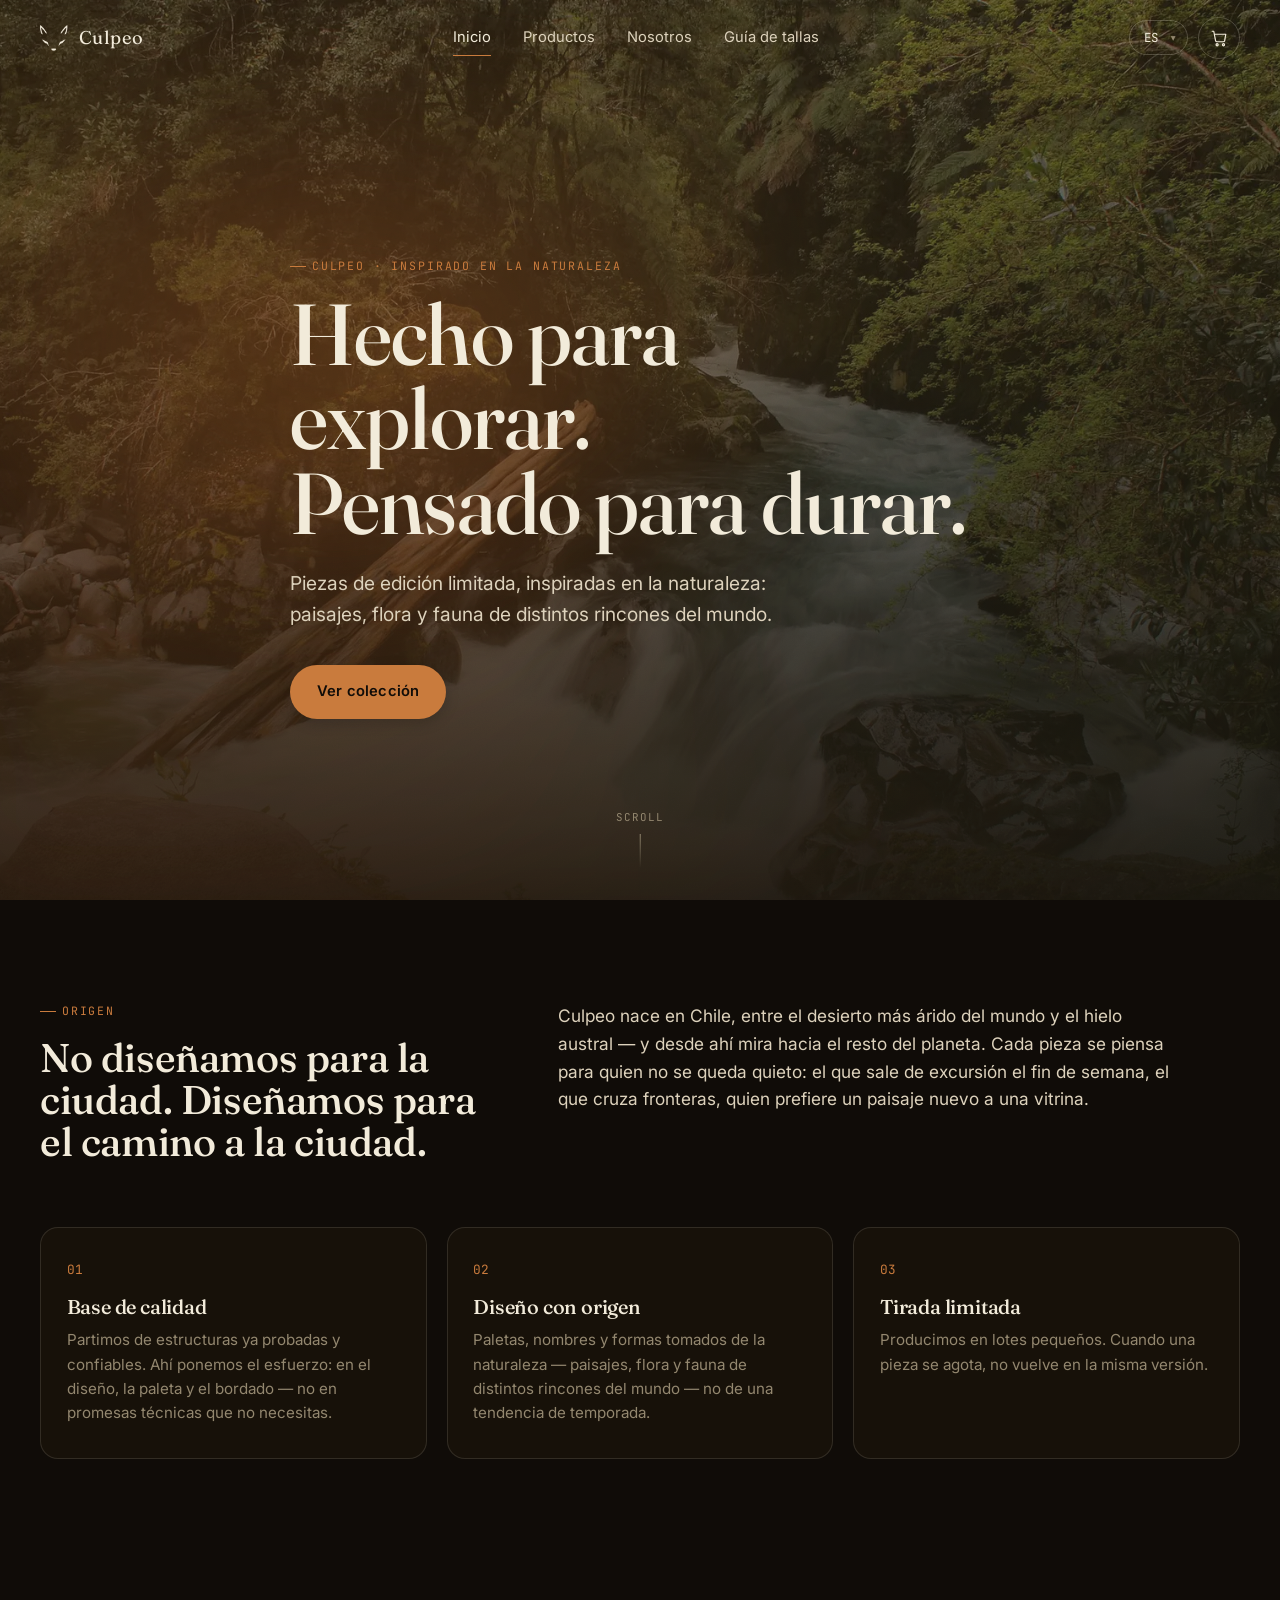
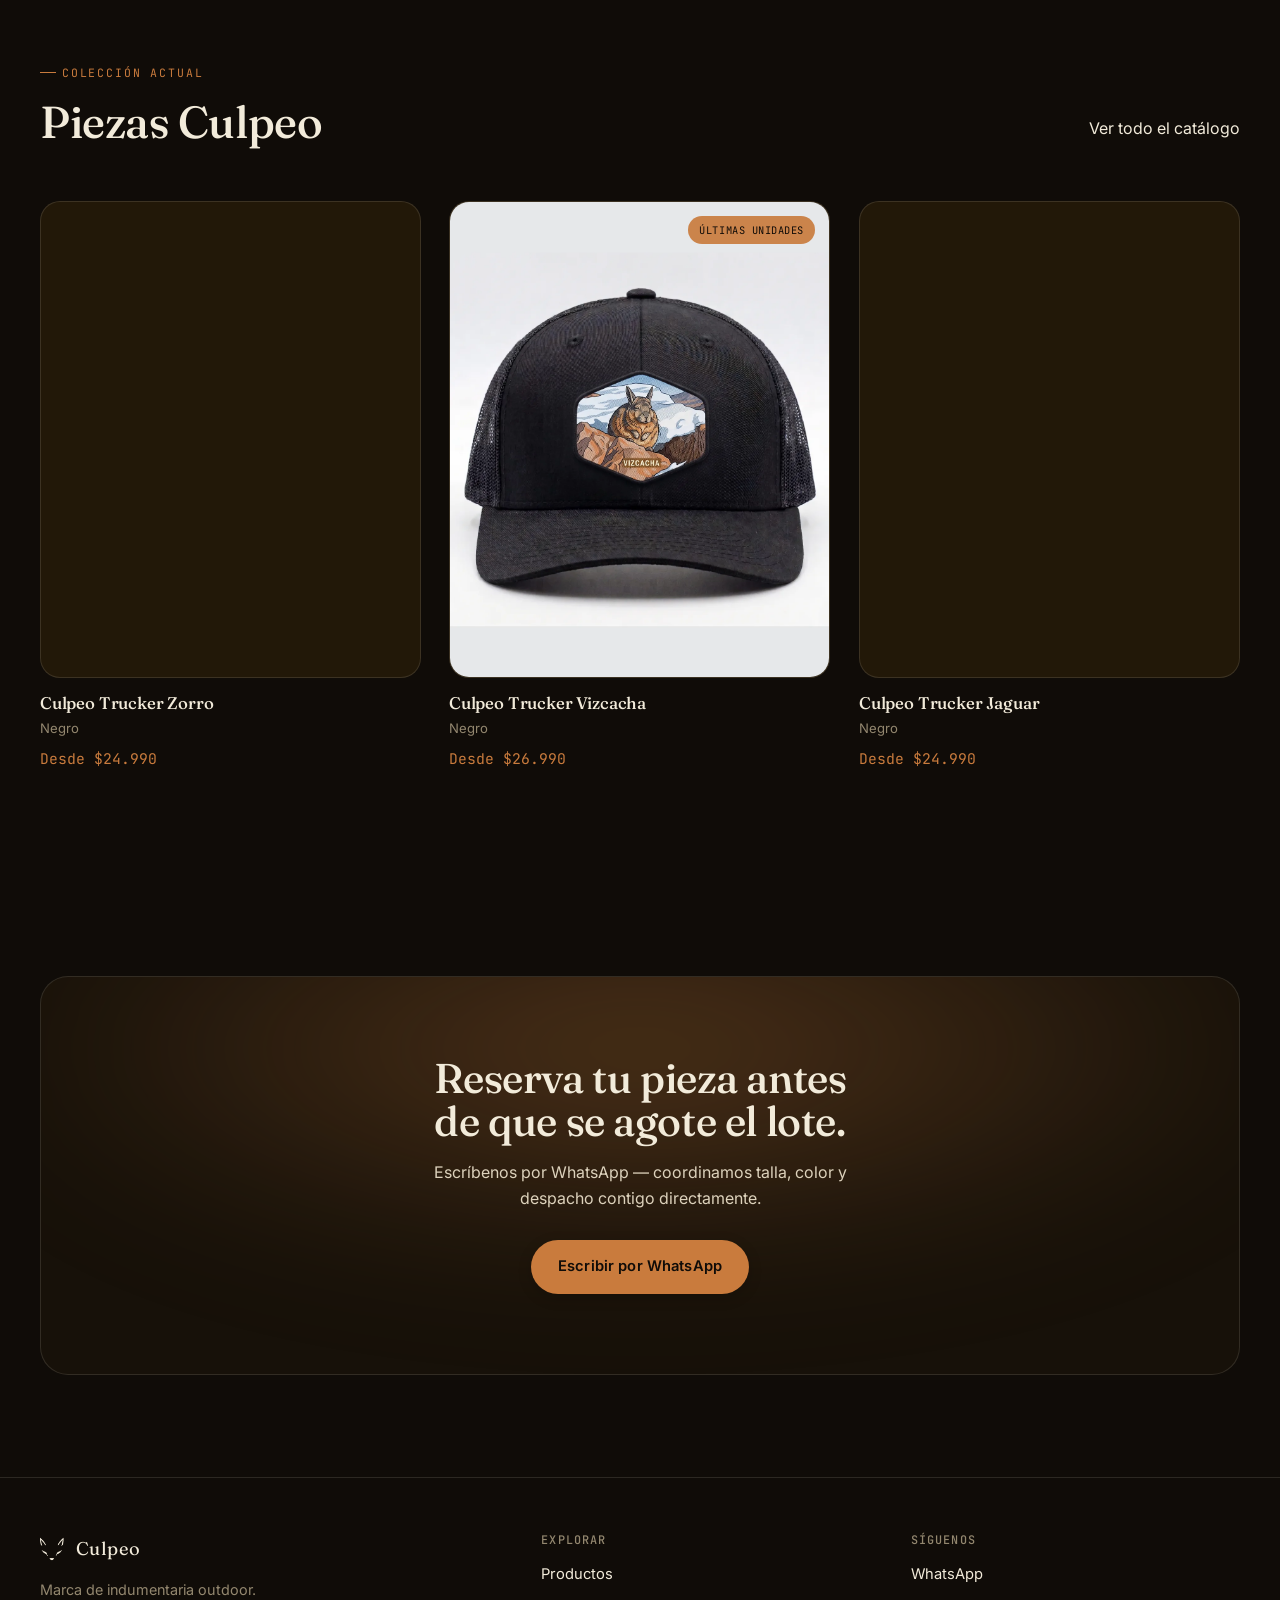
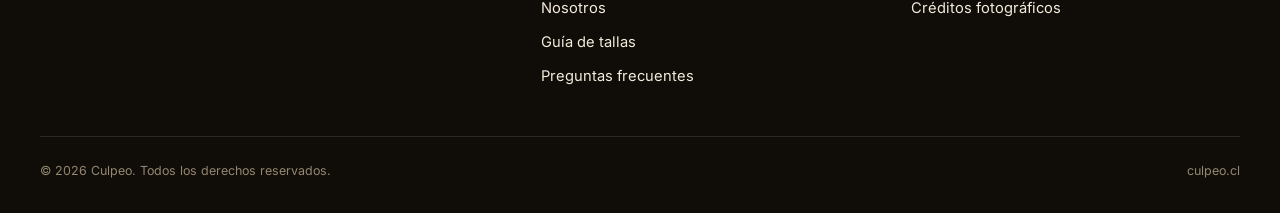
<file: index.html>
<!doctype html>
<html lang="es">
<head>
  <meta charset="utf-8" />
  <meta name="viewport" content="width=device-width, initial-scale=1" />
  <title>Culpeo — Indumentaria Outdoor</title>
  <meta name="description" content="Piezas de edición limitada, inspiradas en la naturaleza. Diseño propio, tirada limitada." />
  <meta property="og:type" content="website" />
  <meta property="og:site_name" content="Culpeo" />
  <meta property="og:title" content="Culpeo — Indumentaria Outdoor" />
  <meta property="og:description" content="Piezas de edición limitada, inspiradas en la naturaleza. Diseño propio, tirada limitada." />
  <meta property="og:image" content="https://culpeo.cl/assets/img/og-image.jpg" />
  <meta property="og:url" content="https://culpeo.cl/index.html" />
  <meta name="twitter:card" content="summary_large_image" />
  <meta name="twitter:title" content="Culpeo — Indumentaria Outdoor" />
  <meta name="twitter:description" content="Piezas de edición limitada, inspiradas en la naturaleza. Diseño propio, tirada limitada." />
  <meta name="twitter:image" content="https://culpeo.cl/assets/img/og-image.jpg" />
  <link rel="icon" href="assets/img/favicon-32.png?v=20260908" sizes="32x32" />
  <link rel="apple-touch-icon" href="assets/img/apple-touch-icon.png?v=20260908" />
  <link rel="preload" as="image" href="assets/img/hero.webp" fetchpriority="high" />
  <link rel="preconnect" href="https://fonts.googleapis.com" />
  <link rel="preconnect" href="https://fonts.gstatic.com" crossorigin />
  <link rel="stylesheet" href="https://fonts.googleapis.com/css2?family=Fraunces:ital,opsz,wght@0,9..144,300;0,9..144,500;0,9..144,600;1,9..144,400;1,9..144,500&family=Inter:wght@400;500;600;700&family=JetBrains+Mono:wght@400;500;600&display=swap" />
  <link rel="stylesheet" href="styles.css?v=20260908" />
</head>
<body>
  <a class="skip-link" href="#main">Saltar al contenido</a>
  <div class="cursor" data-cursor-root aria-hidden="true"><span class="cursor-dot"></span><span class="cursor-ring"></span></div>
  <div class="toast" data-toast role="status" aria-live="polite"></div>

  <nav class="nav" aria-label="Principal">
    <div class="container nav-inner">
      <a href="index.html" class="nav-logo">
        <img src="assets/img/logo-cream.webp?v=20260908" alt="Culpeo" width="711" height="743" />
        <span class="nav-logo-word">Culpeo</span>
      </a>
      <div class="nav-links">
        <a href="index.html" class="nav-link is-active" data-i18n="nav.home">Inicio</a>
        <a href="productos.html" class="nav-link" data-i18n="nav.products">Productos</a>
        <a href="nosotros.html" class="nav-link" data-i18n="nav.about">Nosotros</a>
        <a href="guia-tallas.html" class="nav-link" data-i18n="nav.sizeguide">Guía de tallas</a>
      </div>
      <div class="nav-actions">
        <div class="lang-switch">
          <select data-lang-select aria-label="Idioma">
            <option value="es">ES</option><option value="en">EN</option><option value="it">IT</option><option value="de">DE</option><option value="fr">FR</option>
          </select>
        </div>
        <a href="carrito.html" class="btn-icon cart-btn" aria-label="Carro">
          <svg width="18" height="18" viewBox="0 0 24 24" fill="none" stroke="currentColor" stroke-width="1.6"><path d="M3 3h2l2.4 12.4a2 2 0 002 1.6h8.2a2 2 0 002-1.6L21 7H6" stroke-linecap="round" stroke-linejoin="round"/><circle cx="9.5" cy="21" r="1.4"/><circle cx="18" cy="21" r="1.4"/></svg>
          <span class="cart-badge">0</span>
        </a>
        <button class="hamburger" data-hamburger aria-label="Menú" aria-expanded="false"><span></span><span></span><span></span></button>
      </div>
    </div>
  </nav>

  <div class="nav-mobile" data-nav-mobile data-open="false">
    <a href="index.html" data-i18n="nav.home">Inicio</a>
    <a href="productos.html" data-i18n="nav.products">Productos</a>
    <a href="nosotros.html" data-i18n="nav.about">Nosotros</a>
    <a href="guia-tallas.html" data-i18n="nav.sizeguide">Guía de tallas</a>
    <a href="carrito.html" data-i18n="nav.cart">Carro</a>
    <div class="lang-switch">
      <select data-lang-select aria-label="Idioma">
        <option value="es">Español</option><option value="en">English</option><option value="it">Italiano</option><option value="de">Deutsch</option><option value="fr">Français</option>
      </select>
    </div>
  </div>

  <main id="main">
    <section class="hero">
      <div class="hero-bg"><img src="assets/img/hero.webp" alt="" fetchpriority="high" loading="eager" decoding="sync" /></div>
      <div class="hero-mesh" aria-hidden="true"></div>
      <div class="hero-grain" aria-hidden="true"></div>
      <div class="container hero-inner">
        <p class="kicker" data-i18n="hero.kicker">Culpeo · Inspirado en la naturaleza</p>
        <h1 class="hero-title">
          <span data-i18n="hero.title.line1">Hecho para explorar.</span>
          <span data-i18n="hero.title.line2"><em>Pensado para durar.</em></span>
        </h1>
        <p class="hero-sub" data-i18n="hero.subtitle">Piezas de edición limitada, inspiradas en la naturaleza: paisajes, flora y fauna de distintos rincones del mundo.</p>
        <div class="hero-actions">
          <a href="productos.html" class="btn btn-primary" data-i18n="hero.cta.shop">Ver colección</a>
        </div>
      </div>
      <span class="hero-scroll-cue" aria-hidden="true">SCROLL</span>
    </section>

    <section class="section container">
      <div class="manifesto">
        <div data-reveal>
          <p class="kicker" data-i18n="manifesto.kicker">Origen</p>
          <h2 class="manifesto-title" data-i18n="manifesto.title">No diseñamos para la ciudad. Diseñamos para el camino a la ciudad.</h2>
        </div>
        <p class="manifesto-body" data-reveal data-i18n="manifesto.body">Culpeo nace en Chile, entre el desierto más árido del mundo y el hielo austral. Cada pieza se piensa para quien cruza ese territorio.</p>
      </div>
      <div class="pillars">
        <div class="pillar-card" data-reveal>
          <span class="pillar-num">01</span>
          <h3 data-i18n="pillars.materials.title">Base de calidad</h3>
          <p data-i18n="pillars.materials.body">Partimos de estructuras ya probadas. Ahí ponemos el esfuerzo: diseño, paleta y bordado.</p>
        </div>
        <div class="pillar-card" data-reveal>
          <span class="pillar-num">02</span>
          <h3 data-i18n="pillars.design.title">Diseño con origen</h3>
          <p data-i18n="pillars.design.body">Paletas y formas tomadas de la naturaleza, de distintos rincones del mundo.</p>
        </div>
        <div class="pillar-card" data-reveal>
          <span class="pillar-num">03</span>
          <h3 data-i18n="pillars.exclusivity.title">Tirada limitada</h3>
          <p data-i18n="pillars.exclusivity.body">Producimos en lotes pequeños. Cuando se agota, no vuelve igual.</p>
        </div>
      </div>
    </section>

    <section class="section container">
      <div class="section-head" data-reveal style="display:flex;flex-wrap:wrap;justify-content:space-between;align-items:flex-end;gap:1rem;max-width:none">
        <div>
          <p class="kicker" data-i18n="featured.kicker">Colección actual</p>
          <h2 class="section-title" data-i18n="featured.title">Piezas Culpeo</h2>
        </div>
        <a href="productos.html" class="link-underline" data-i18n="featured.cta">Ver todo el catálogo</a>
      </div>
      <div class="product-grid" data-products data-limit="3" data-reveal></div>
    </section>

    <section class="section container">
      <div class="cta-final" data-reveal>
        <h2 data-i18n="ctaFinal.title">Reserva tu pieza antes de que se agote el lote.</h2>
        <p data-i18n="ctaFinal.body">Escríbenos por WhatsApp — coordinamos talla, color y despacho contigo directamente.</p>
        <a href="#" data-whatsapp-link class="btn btn-primary" data-i18n="ctaFinal.button">Escribir por WhatsApp</a>
      </div>
    </section>
  </main>

  <footer>
    <div class="container">
      <div class="footer-grid">
        <div>
          <div class="footer-brand"><img src="assets/img/logo-cream.webp?v=20260908" alt="" width="711" height="743" /><span class="nav-logo-word">Culpeo</span></div>
          <p class="footer-tagline" data-i18n="footer.tagline">Marca de indumentaria outdoor.</p>
        </div>
        <div class="footer-col">
          <h4 data-i18n="footer.explore">Explorar</h4>
          <ul>
            <li><a href="productos.html" class="link-underline" data-i18n="nav.products">Productos</a></li>
            <li><a href="nosotros.html" class="link-underline" data-i18n="nav.about">Nosotros</a></li>
            <li><a href="guia-tallas.html" class="link-underline" data-i18n="nav.sizeguide">Guía de tallas</a></li>
            <li><a href="faq.html" class="link-underline" data-i18n="footer.faq">Preguntas frecuentes</a></li>
          </ul>
        </div>
        <div class="footer-col">
          <h4 data-i18n="footer.social">Síguenos</h4>
          <ul>
            <li><a href="#" data-instagram-link class="link-underline">Instagram</a></li>
            <li><a href="#" data-whatsapp-link class="link-underline">WhatsApp</a></li>
            <li><a href="creditos.html" class="link-underline" data-i18n="footer.credits">Créditos fotográficos</a></li>
          </ul>
        </div>
      </div>
      <div class="footer-bottom">
        <span>© 2026 Culpeo. <span data-i18n="footer.rights">Todos los derechos reservados.</span></span>
        <span>culpeo.cl</span>
      </div>
    </div>
  </footer>

  <script defer src="lib/manifest.js"></script>
  <script defer src="main.js?v=20260908"></script>
</body>
</html>
</file>
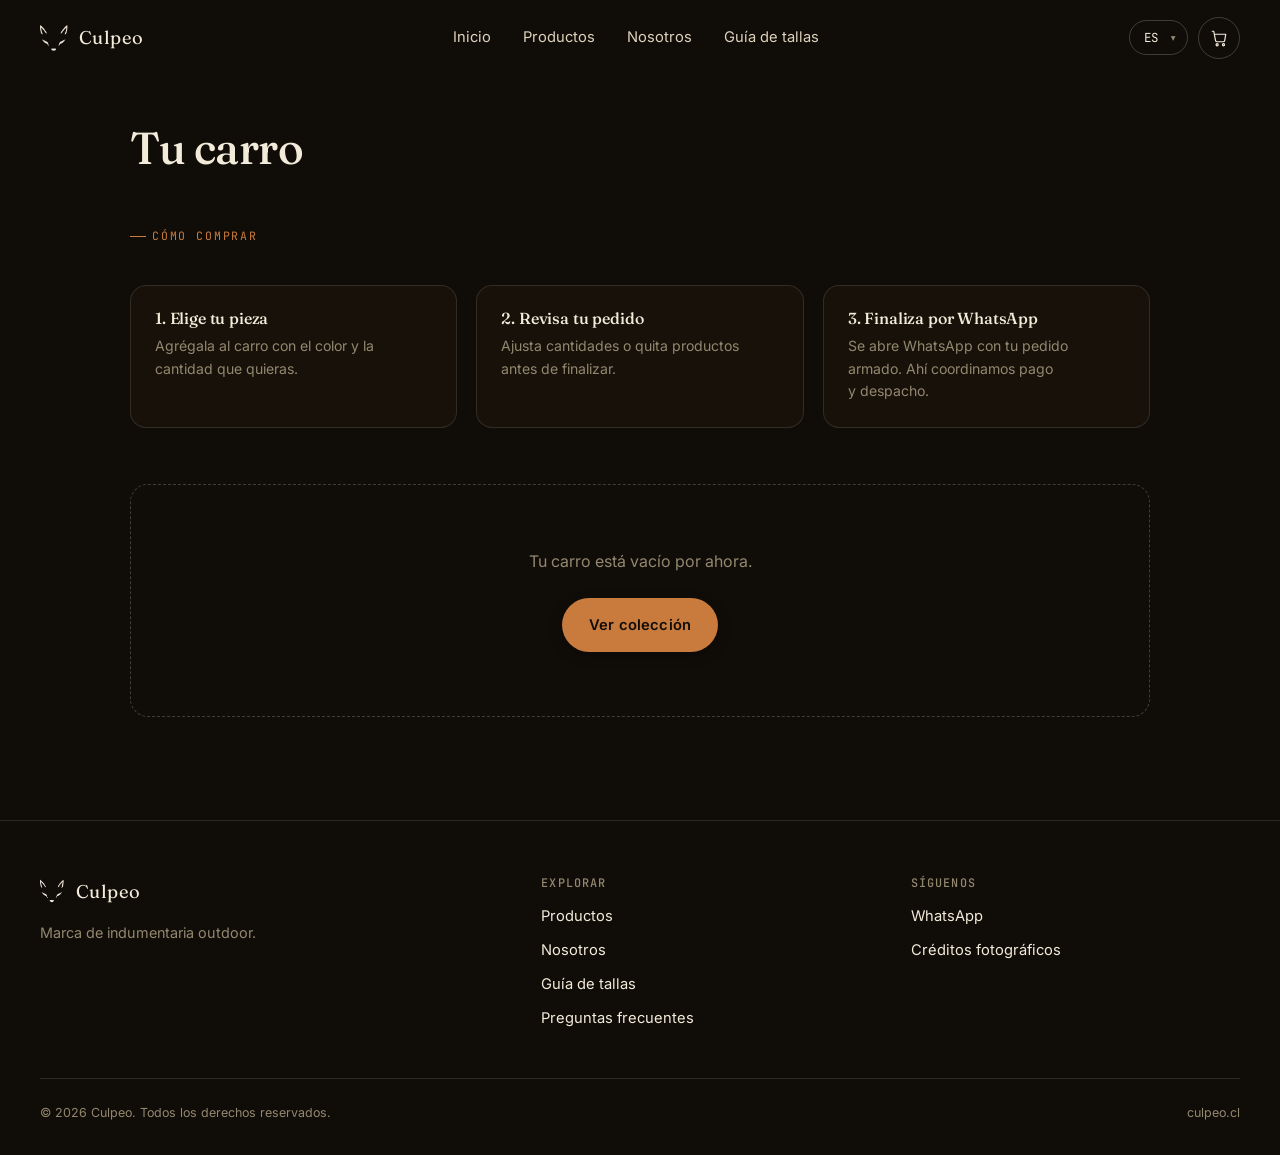
<file: carrito.html>
<!doctype html>
<html lang="es">
<head>
  <meta charset="utf-8" />
  <meta name="viewport" content="width=device-width, initial-scale=1" />
  <title>Carro — Culpeo</title>
  <meta name="description" content="Tu carro de compras Culpeo." />
  <meta property="og:type" content="website" />
  <meta property="og:site_name" content="Culpeo" />
  <meta property="og:title" content="Carro — Culpeo" />
  <meta property="og:description" content="Tu carro de compras Culpeo." />
  <meta property="og:image" content="https://culpeo.cl/assets/img/og-image.jpg" />
  <meta property="og:url" content="https://culpeo.cl/carrito.html" />
  <meta name="twitter:card" content="summary_large_image" />
  <meta name="twitter:title" content="Carro — Culpeo" />
  <meta name="twitter:description" content="Tu carro de compras Culpeo." />
  <meta name="twitter:image" content="https://culpeo.cl/assets/img/og-image.jpg" />
  <link rel="icon" href="assets/img/favicon-32.png?v=20260908" sizes="32x32" />
  <link rel="apple-touch-icon" href="assets/img/apple-touch-icon.png?v=20260908" />
  <link rel="preconnect" href="https://fonts.googleapis.com" />
  <link rel="preconnect" href="https://fonts.gstatic.com" crossorigin />
  <link rel="stylesheet" href="https://fonts.googleapis.com/css2?family=Fraunces:ital,opsz,wght@0,9..144,300;0,9..144,500;0,9..144,600;1,9..144,400;1,9..144,500&family=Inter:wght@400;500;600;700&family=JetBrains+Mono:wght@400;500;600&display=swap" />
  <link rel="stylesheet" href="styles.css?v=20260908" />
</head>
<body>
  <a class="skip-link" href="#main">Saltar al contenido</a>
  <div class="cursor" data-cursor-root aria-hidden="true"><span class="cursor-dot"></span><span class="cursor-ring"></span></div>
  <div class="toast" data-toast role="status" aria-live="polite"></div>

  <nav class="nav" aria-label="Principal">
    <div class="container nav-inner">
      <a href="index.html" class="nav-logo">
        <img src="assets/img/logo-cream.webp?v=20260908" alt="Culpeo" width="711" height="743" />
        <span class="nav-logo-word">Culpeo</span>
      </a>
      <div class="nav-links">
        <a href="index.html" class="nav-link" data-i18n="nav.home">Inicio</a>
        <a href="productos.html" class="nav-link" data-i18n="nav.products">Productos</a>
        <a href="nosotros.html" class="nav-link" data-i18n="nav.about">Nosotros</a>
        <a href="guia-tallas.html" class="nav-link" data-i18n="nav.sizeguide">Guía de tallas</a>
      </div>
      <div class="nav-actions">
        <div class="lang-switch">
          <select data-lang-select aria-label="Idioma">
            <option value="es">ES</option><option value="en">EN</option><option value="it">IT</option><option value="de">DE</option><option value="fr">FR</option>
          </select>
        </div>
        <a href="carrito.html" class="btn-icon cart-btn" aria-label="Carro">
          <svg width="18" height="18" viewBox="0 0 24 24" fill="none" stroke="currentColor" stroke-width="1.6"><path d="M3 3h2l2.4 12.4a2 2 0 002 1.6h8.2a2 2 0 002-1.6L21 7H6" stroke-linecap="round" stroke-linejoin="round"/><circle cx="9.5" cy="21" r="1.4"/><circle cx="18" cy="21" r="1.4"/></svg>
          <span class="cart-badge">0</span>
        </a>
        <button class="hamburger" data-hamburger aria-label="Menú" aria-expanded="false"><span></span><span></span><span></span></button>
      </div>
    </div>
  </nav>

  <div class="nav-mobile" data-nav-mobile data-open="false">
    <a href="index.html" data-i18n="nav.home">Inicio</a>
    <a href="productos.html" data-i18n="nav.products">Productos</a>
    <a href="nosotros.html" data-i18n="nav.about">Nosotros</a>
    <a href="guia-tallas.html" data-i18n="nav.sizeguide">Guía de tallas</a>
    <a href="carrito.html" data-i18n="nav.cart">Carro</a>
    <div class="lang-switch">
      <select data-lang-select aria-label="Idioma">
        <option value="es">Español</option><option value="en">English</option><option value="it">Italiano</option><option value="de">Deutsch</option><option value="fr">Français</option>
      </select>
    </div>
  </div>

  <main id="main">
    <section class="section container" style="padding-top:calc(var(--nav-h) + 3rem);max-width:1100px" data-cart-page>
      <div class="section-head" data-reveal>
        <h1 class="section-title" data-i18n="cart.title">Tu carro</h1>
      </div>

      <div class="howtobuy" data-reveal>
        <p class="kicker" data-i18n="howtobuy.kicker">Cómo comprar</p>
        <div class="howtobuy-steps">
          <div class="howtobuy-step">
            <h3 data-i18n="howtobuy.step1.title">1. Elige tu pieza</h3>
            <p data-i18n="howtobuy.step1.body">Agrégala al carro con el color y la cantidad que quieras.</p>
          </div>
          <div class="howtobuy-step">
            <h3 data-i18n="howtobuy.step2.title">2. Revisa tu pedido</h3>
            <p data-i18n="howtobuy.step2.body">Ajusta cantidades o quita productos antes de finalizar.</p>
          </div>
          <div class="howtobuy-step">
            <h3 data-i18n="howtobuy.step3.title">3. Finaliza por WhatsApp</h3>
            <p data-i18n="howtobuy.step3.body">Se abre WhatsApp con tu pedido armado. Ahí coordinamos pago y despacho.</p>
          </div>
        </div>
      </div>

      <div class="cart-empty" data-cart-empty hidden>
        <p data-i18n="cart.empty">Tu carro está vacío por ahora.</p>
        <a href="productos.html" class="btn btn-primary" data-i18n="cart.emptyCta">Ver colección</a>
      </div>

      <div class="cart-layout">
        <div class="cart-items" data-cart-items hidden></div>
        <div class="cart-summary" data-cart-summary hidden></div>
      </div>
    </section>
  </main>

  <footer>
    <div class="container">
      <div class="footer-grid">
        <div>
          <div class="footer-brand"><img src="assets/img/logo-cream.webp?v=20260908" alt="" width="711" height="743" /><span class="nav-logo-word">Culpeo</span></div>
          <p class="footer-tagline" data-i18n="footer.tagline">Marca de indumentaria outdoor.</p>
        </div>
        <div class="footer-col">
          <h4 data-i18n="footer.explore">Explorar</h4>
          <ul>
            <li><a href="productos.html" class="link-underline" data-i18n="nav.products">Productos</a></li>
            <li><a href="nosotros.html" class="link-underline" data-i18n="nav.about">Nosotros</a></li>
            <li><a href="guia-tallas.html" class="link-underline" data-i18n="nav.sizeguide">Guía de tallas</a></li>
            <li><a href="faq.html" class="link-underline" data-i18n="footer.faq">Preguntas frecuentes</a></li>
          </ul>
        </div>
        <div class="footer-col">
          <h4 data-i18n="footer.social">Síguenos</h4>
          <ul>
            <li><a href="#" data-instagram-link class="link-underline">Instagram</a></li>
            <li><a href="#" data-whatsapp-link class="link-underline">WhatsApp</a></li>
            <li><a href="creditos.html" class="link-underline" data-i18n="footer.credits">Créditos fotográficos</a></li>
          </ul>
        </div>
      </div>
      <div class="footer-bottom">
        <span>© 2026 Culpeo. <span data-i18n="footer.rights">Todos los derechos reservados.</span></span>
        <span>culpeo.cl</span>
      </div>
    </div>
  </footer>

  <script defer src="lib/manifest.js"></script>
  <script defer src="main.js?v=20260908"></script>
</body>
</html>
</file>
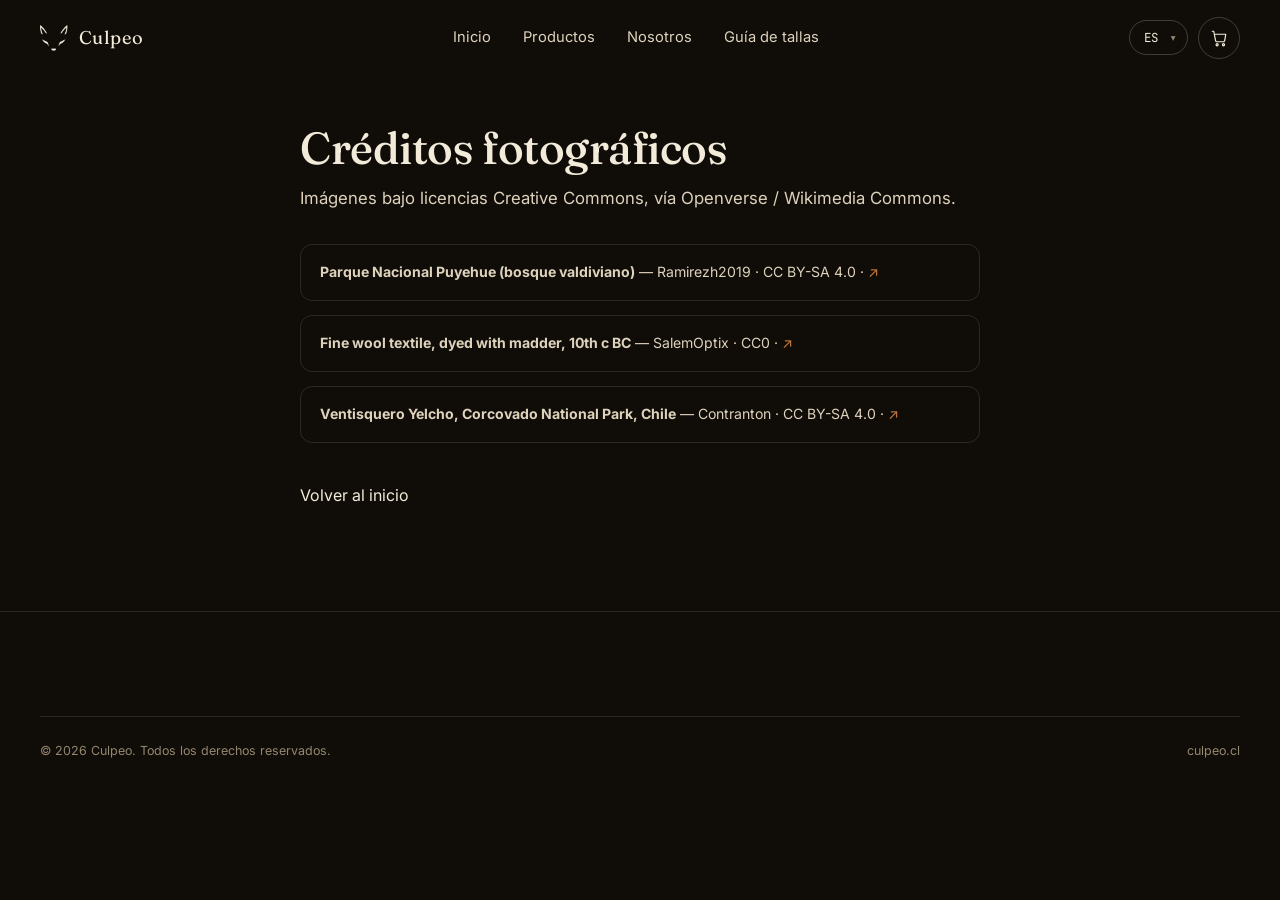
<file: creditos.html>
<!doctype html>
<html lang="es">
<head>
  <meta charset="utf-8" />
  <meta name="viewport" content="width=device-width, initial-scale=1" />
  <title>Créditos fotográficos — Culpeo</title>
  <meta name="description" content="Créditos de las fotografías utilizadas en el sitio de Culpeo." />
  <meta property="og:type" content="website" />
  <meta property="og:site_name" content="Culpeo" />
  <meta property="og:title" content="Créditos fotográficos — Culpeo" />
  <meta property="og:description" content="Créditos de las fotografías utilizadas en el sitio de Culpeo." />
  <meta property="og:image" content="https://culpeo.cl/assets/img/og-image.jpg" />
  <meta property="og:url" content="https://culpeo.cl/creditos.html" />
  <link rel="icon" href="assets/img/favicon-32.png?v=20260908" sizes="32x32" />
  <link rel="apple-touch-icon" href="assets/img/apple-touch-icon.png?v=20260908" />
  <link rel="preconnect" href="https://fonts.googleapis.com" />
  <link rel="preconnect" href="https://fonts.gstatic.com" crossorigin />
  <link rel="stylesheet" href="https://fonts.googleapis.com/css2?family=Fraunces:ital,opsz,wght@0,9..144,300;0,9..144,500;0,9..144,600;1,9..144,400;1,9..144,500&family=Inter:wght@400;500;600;700&family=JetBrains+Mono:wght@400;500;600&display=swap" />
  <link rel="stylesheet" href="styles.css?v=20260908" />
</head>
<body>
  <a class="skip-link" href="#main">Saltar al contenido</a>
  <div class="toast" data-toast role="status" aria-live="polite"></div>

  <nav class="nav" aria-label="Principal">
    <div class="container nav-inner">
      <a href="index.html" class="nav-logo">
        <img src="assets/img/logo-cream.webp?v=20260908" alt="Culpeo" width="711" height="743" />
        <span class="nav-logo-word">Culpeo</span>
      </a>
      <div class="nav-links">
        <a href="index.html" class="nav-link" data-i18n="nav.home">Inicio</a>
        <a href="productos.html" class="nav-link" data-i18n="nav.products">Productos</a>
        <a href="nosotros.html" class="nav-link" data-i18n="nav.about">Nosotros</a>
        <a href="guia-tallas.html" class="nav-link" data-i18n="nav.sizeguide">Guía de tallas</a>
      </div>
      <div class="nav-actions">
        <div class="lang-switch">
          <select data-lang-select aria-label="Idioma">
            <option value="es">ES</option><option value="en">EN</option><option value="it">IT</option><option value="de">DE</option><option value="fr">FR</option>
          </select>
        </div>
        <a href="carrito.html" class="btn-icon cart-btn" aria-label="Carro">
          <svg width="18" height="18" viewBox="0 0 24 24" fill="none" stroke="currentColor" stroke-width="1.6"><path d="M3 3h2l2.4 12.4a2 2 0 002 1.6h8.2a2 2 0 002-1.6L21 7H6" stroke-linecap="round" stroke-linejoin="round"/><circle cx="9.5" cy="21" r="1.4"/><circle cx="18" cy="21" r="1.4"/></svg>
          <span class="cart-badge">0</span>
        </a>
        <button class="hamburger" data-hamburger aria-label="Menú" aria-expanded="false"><span></span><span></span><span></span></button>
      </div>
    </div>
  </nav>

  <div class="nav-mobile" data-nav-mobile data-open="false">
    <a href="index.html" data-i18n="nav.home">Inicio</a>
    <a href="productos.html" data-i18n="nav.products">Productos</a>
    <a href="nosotros.html" data-i18n="nav.about">Nosotros</a>
    <a href="guia-tallas.html" data-i18n="nav.sizeguide">Guía de tallas</a>
    <a href="carrito.html" data-i18n="nav.cart">Carro</a>
    <div class="lang-switch">
      <select data-lang-select aria-label="Idioma">
        <option value="es">Español</option><option value="en">English</option><option value="it">Italiano</option><option value="de">Deutsch</option><option value="fr">Français</option>
      </select>
    </div>
  </div>

  <main id="main">
    <section class="section container" style="padding-top:calc(var(--nav-h) + 3rem);max-width:760px">
      <h1 class="section-title" data-i18n="credits.title">Créditos fotográficos</h1>
      <p class="section-sub" data-i18n="credits.intro">Imágenes bajo licencias Creative Commons, vía Openverse / Wikimedia Commons.</p>
      <ul class="credits-list" data-credits-list></ul>
      <p style="margin-top:2.5rem"><a href="index.html" class="link-underline" data-i18n="credits.back">Volver al inicio</a></p>
    </section>
  </main>

  <footer>
    <div class="container">
      <div class="footer-bottom">
        <span>© 2026 Culpeo. <span data-i18n="footer.rights">Todos los derechos reservados.</span></span>
        <span>culpeo.cl</span>
      </div>
    </div>
  </footer>

  <script defer src="lib/manifest.js"></script>
  <script defer src="main.js?v=20260908"></script>
</body>
</html>
</file>
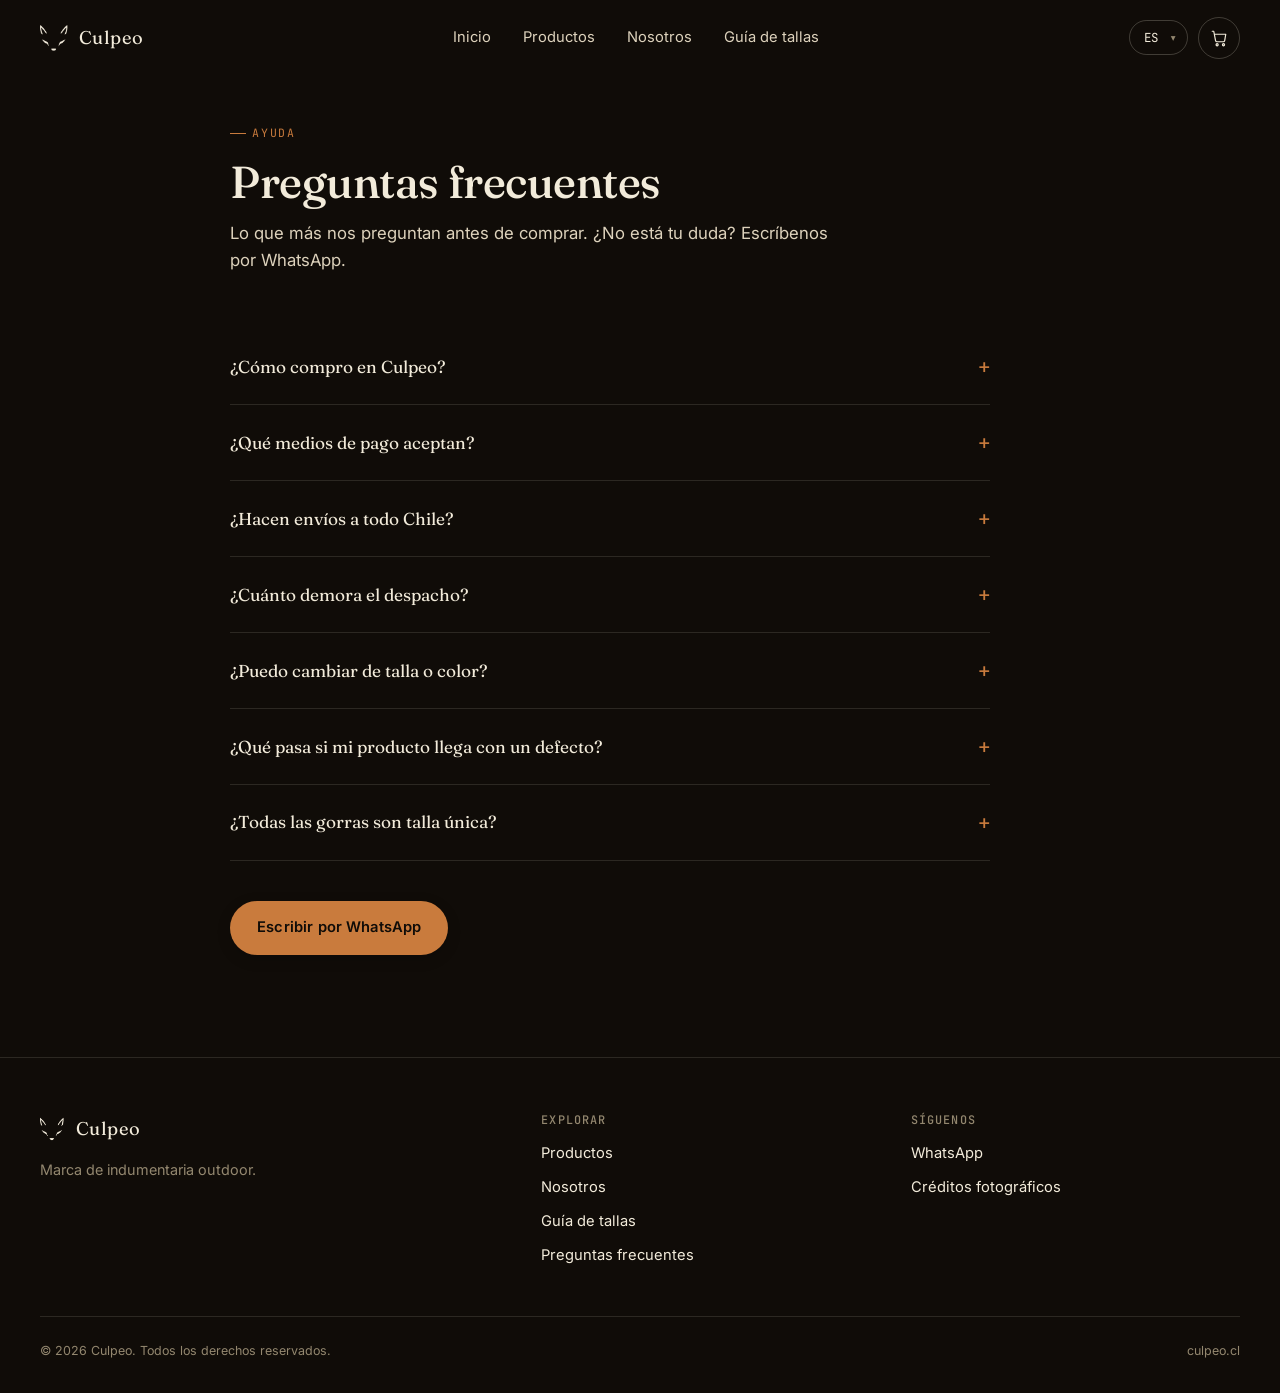
<file: faq.html>
<!doctype html>
<html lang="es">
<head>
  <meta charset="utf-8" />
  <meta name="viewport" content="width=device-width, initial-scale=1" />
  <title>Preguntas frecuentes — Culpeo</title>
  <meta name="description" content="Envíos, pagos, cambios y todo lo que necesitas saber antes de comprar en Culpeo." />
  <meta property="og:type" content="website" />
  <meta property="og:site_name" content="Culpeo" />
  <meta property="og:title" content="Preguntas frecuentes — Culpeo" />
  <meta property="og:description" content="Envíos, pagos, cambios y todo lo que necesitas saber antes de comprar en Culpeo." />
  <meta property="og:image" content="https://culpeo.cl/assets/img/og-image.jpg" />
  <meta property="og:url" content="https://culpeo.cl/faq.html" />
  <meta name="twitter:card" content="summary_large_image" />
  <meta name="twitter:title" content="Preguntas frecuentes — Culpeo" />
  <meta name="twitter:description" content="Envíos, pagos, cambios y todo lo que necesitas saber antes de comprar en Culpeo." />
  <meta name="twitter:image" content="https://culpeo.cl/assets/img/og-image.jpg" />
  <link rel="icon" href="assets/img/favicon-32.png?v=20260908" sizes="32x32" />
  <link rel="apple-touch-icon" href="assets/img/apple-touch-icon.png?v=20260908" />
  <link rel="preconnect" href="https://fonts.googleapis.com" />
  <link rel="preconnect" href="https://fonts.gstatic.com" crossorigin />
  <link rel="stylesheet" href="https://fonts.googleapis.com/css2?family=Fraunces:ital,opsz,wght@0,9..144,300;0,9..144,500;0,9..144,600;1,9..144,400;1,9..144,500&family=Inter:wght@400;500;600;700&family=JetBrains+Mono:wght@400;500;600&display=swap" />
  <link rel="stylesheet" href="styles.css?v=20260908" />
</head>
<body>
  <a class="skip-link" href="#main">Saltar al contenido</a>
  <div class="cursor" data-cursor-root aria-hidden="true"><span class="cursor-dot"></span><span class="cursor-ring"></span></div>
  <div class="toast" data-toast role="status" aria-live="polite"></div>

  <nav class="nav" aria-label="Principal">
    <div class="container nav-inner">
      <a href="index.html" class="nav-logo">
        <img src="assets/img/logo-cream.webp?v=20260908" alt="Culpeo" width="711" height="743" />
        <span class="nav-logo-word">Culpeo</span>
      </a>
      <div class="nav-links">
        <a href="index.html" class="nav-link" data-i18n="nav.home">Inicio</a>
        <a href="productos.html" class="nav-link" data-i18n="nav.products">Productos</a>
        <a href="nosotros.html" class="nav-link" data-i18n="nav.about">Nosotros</a>
        <a href="guia-tallas.html" class="nav-link" data-i18n="nav.sizeguide">Guía de tallas</a>
      </div>
      <div class="nav-actions">
        <div class="lang-switch">
          <select data-lang-select aria-label="Idioma">
            <option value="es">ES</option><option value="en">EN</option><option value="it">IT</option><option value="de">DE</option><option value="fr">FR</option>
          </select>
        </div>
        <a href="carrito.html" class="btn-icon cart-btn" aria-label="Carro">
          <svg width="18" height="18" viewBox="0 0 24 24" fill="none" stroke="currentColor" stroke-width="1.6"><path d="M3 3h2l2.4 12.4a2 2 0 002 1.6h8.2a2 2 0 002-1.6L21 7H6" stroke-linecap="round" stroke-linejoin="round"/><circle cx="9.5" cy="21" r="1.4"/><circle cx="18" cy="21" r="1.4"/></svg>
          <span class="cart-badge">0</span>
        </a>
        <button class="hamburger" data-hamburger aria-label="Menú" aria-expanded="false"><span></span><span></span><span></span></button>
      </div>
    </div>
  </nav>

  <div class="nav-mobile" data-nav-mobile data-open="false">
    <a href="index.html" data-i18n="nav.home">Inicio</a>
    <a href="productos.html" data-i18n="nav.products">Productos</a>
    <a href="nosotros.html" data-i18n="nav.about">Nosotros</a>
    <a href="guia-tallas.html" data-i18n="nav.sizeguide">Guía de tallas</a>
    <a href="carrito.html" data-i18n="nav.cart">Carro</a>
    <div class="lang-switch">
      <select data-lang-select aria-label="Idioma">
        <option value="es">Español</option><option value="en">English</option><option value="it">Italiano</option><option value="de">Deutsch</option><option value="fr">Français</option>
      </select>
    </div>
  </div>

  <main id="main">
    <section class="section container" style="padding-top:calc(var(--nav-h) + 3rem);max-width:900px">
      <div class="section-head" data-reveal>
        <p class="kicker" data-i18n="faq.kicker">Ayuda</p>
        <h1 class="section-title" data-i18n="faq.title">Preguntas frecuentes</h1>
        <p class="section-sub" data-i18n="faq.intro">Lo que más nos preguntan antes de comprar. ¿No está tu duda? Escríbenos por WhatsApp.</p>
      </div>
      <div class="faq-list" data-faq-list data-reveal></div>
      <p style="margin-top:2.5rem">
        <a href="#" data-whatsapp-link class="btn btn-primary" data-i18n="ctaFinal.button">Escribir por WhatsApp</a>
      </p>
    </section>
  </main>

  <footer>
    <div class="container">
      <div class="footer-grid">
        <div>
          <div class="footer-brand"><img src="assets/img/logo-cream.webp?v=20260908" alt="" width="711" height="743" /><span class="nav-logo-word">Culpeo</span></div>
          <p class="footer-tagline" data-i18n="footer.tagline">Marca de indumentaria outdoor.</p>
        </div>
        <div class="footer-col">
          <h4 data-i18n="footer.explore">Explorar</h4>
          <ul>
            <li><a href="productos.html" class="link-underline" data-i18n="nav.products">Productos</a></li>
            <li><a href="nosotros.html" class="link-underline" data-i18n="nav.about">Nosotros</a></li>
            <li><a href="guia-tallas.html" class="link-underline" data-i18n="nav.sizeguide">Guía de tallas</a></li>
            <li><a href="faq.html" class="link-underline" data-i18n="footer.faq">Preguntas frecuentes</a></li>
          </ul>
        </div>
        <div class="footer-col">
          <h4 data-i18n="footer.social">Síguenos</h4>
          <ul>
            <li><a href="#" data-instagram-link class="link-underline">Instagram</a></li>
            <li><a href="#" data-whatsapp-link class="link-underline">WhatsApp</a></li>
            <li><a href="creditos.html" class="link-underline" data-i18n="footer.credits">Créditos fotográficos</a></li>
          </ul>
        </div>
      </div>
      <div class="footer-bottom">
        <span>© 2026 Culpeo. <span data-i18n="footer.rights">Todos los derechos reservados.</span></span>
        <span>culpeo.cl</span>
      </div>
    </div>
  </footer>

  <script defer src="lib/manifest.js"></script>
  <script defer src="main.js?v=20260908"></script>
</body>
</html>
</file>
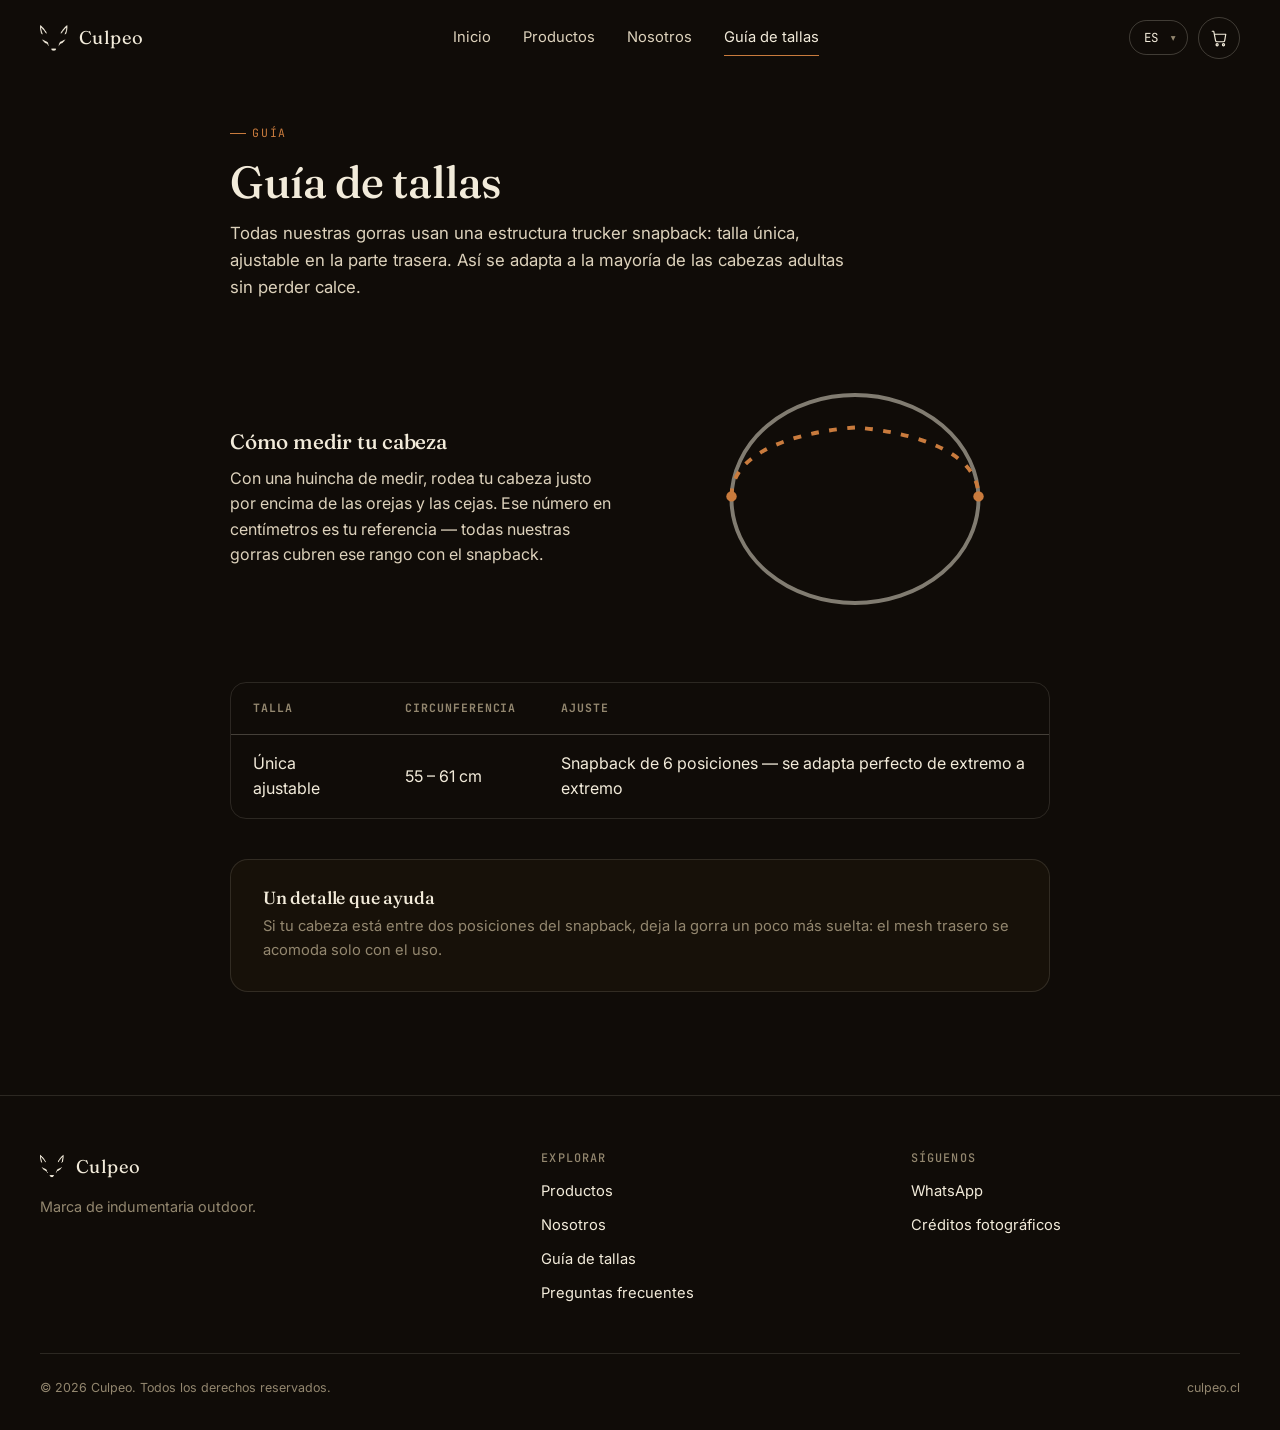
<file: guia-tallas.html>
<!doctype html>
<html lang="es">
<head>
  <meta charset="utf-8" />
  <meta name="viewport" content="width=device-width, initial-scale=1" />
  <title>Guía de tallas — Culpeo</title>
  <meta name="description" content="Guía de tallas de las gorras Culpeo: estructura snapback ajustable, talla única." />
  <meta property="og:type" content="website" />
  <meta property="og:site_name" content="Culpeo" />
  <meta property="og:title" content="Guía de tallas — Culpeo" />
  <meta property="og:description" content="Guía de tallas de las gorras Culpeo: estructura snapback ajustable, talla única." />
  <meta property="og:image" content="https://culpeo.cl/assets/img/og-image.jpg" />
  <meta property="og:url" content="https://culpeo.cl/guia-tallas.html" />
  <meta name="twitter:card" content="summary_large_image" />
  <meta name="twitter:title" content="Guía de tallas — Culpeo" />
  <meta name="twitter:description" content="Guía de tallas de las gorras Culpeo: estructura snapback ajustable, talla única." />
  <meta name="twitter:image" content="https://culpeo.cl/assets/img/og-image.jpg" />
  <link rel="icon" href="assets/img/favicon-32.png?v=20260908" sizes="32x32" />
  <link rel="apple-touch-icon" href="assets/img/apple-touch-icon.png?v=20260908" />
  <link rel="preconnect" href="https://fonts.googleapis.com" />
  <link rel="preconnect" href="https://fonts.gstatic.com" crossorigin />
  <link rel="stylesheet" href="https://fonts.googleapis.com/css2?family=Fraunces:ital,opsz,wght@0,9..144,300;0,9..144,500;0,9..144,600;1,9..144,400;1,9..144,500&family=Inter:wght@400;500;600;700&family=JetBrains+Mono:wght@400;500;600&display=swap" />
  <link rel="stylesheet" href="styles.css?v=20260908" />
</head>
<body>
  <a class="skip-link" href="#main">Saltar al contenido</a>
  <div class="cursor" data-cursor-root aria-hidden="true"><span class="cursor-dot"></span><span class="cursor-ring"></span></div>
  <div class="toast" data-toast role="status" aria-live="polite"></div>

  <nav class="nav" aria-label="Principal">
    <div class="container nav-inner">
      <a href="index.html" class="nav-logo">
        <img src="assets/img/logo-cream.webp?v=20260908" alt="Culpeo" width="711" height="743" />
        <span class="nav-logo-word">Culpeo</span>
      </a>
      <div class="nav-links">
        <a href="index.html" class="nav-link" data-i18n="nav.home">Inicio</a>
        <a href="productos.html" class="nav-link" data-i18n="nav.products">Productos</a>
        <a href="nosotros.html" class="nav-link" data-i18n="nav.about">Nosotros</a>
        <a href="guia-tallas.html" class="nav-link is-active" data-i18n="nav.sizeguide">Guía de tallas</a>
      </div>
      <div class="nav-actions">
        <div class="lang-switch">
          <select data-lang-select aria-label="Idioma">
            <option value="es">ES</option><option value="en">EN</option><option value="it">IT</option><option value="de">DE</option><option value="fr">FR</option>
          </select>
        </div>
        <a href="carrito.html" class="btn-icon cart-btn" aria-label="Carro">
          <svg width="18" height="18" viewBox="0 0 24 24" fill="none" stroke="currentColor" stroke-width="1.6"><path d="M3 3h2l2.4 12.4a2 2 0 002 1.6h8.2a2 2 0 002-1.6L21 7H6" stroke-linecap="round" stroke-linejoin="round"/><circle cx="9.5" cy="21" r="1.4"/><circle cx="18" cy="21" r="1.4"/></svg>
          <span class="cart-badge">0</span>
        </a>
        <button class="hamburger" data-hamburger aria-label="Menú" aria-expanded="false"><span></span><span></span><span></span></button>
      </div>
    </div>
  </nav>

  <div class="nav-mobile" data-nav-mobile data-open="false">
    <a href="index.html" data-i18n="nav.home">Inicio</a>
    <a href="productos.html" data-i18n="nav.products">Productos</a>
    <a href="nosotros.html" data-i18n="nav.about">Nosotros</a>
    <a href="guia-tallas.html" data-i18n="nav.sizeguide">Guía de tallas</a>
    <a href="carrito.html" data-i18n="nav.cart">Carro</a>
    <div class="lang-switch">
      <select data-lang-select aria-label="Idioma">
        <option value="es">Español</option><option value="en">English</option><option value="it">Italiano</option><option value="de">Deutsch</option><option value="fr">Français</option>
      </select>
    </div>
  </div>

  <main id="main">
    <section class="section container" style="padding-top:calc(var(--nav-h) + 3rem);max-width:900px">
      <div class="section-head" data-reveal>
        <p class="kicker" data-i18n="sizeguide.kicker">Guía</p>
        <h1 class="section-title" data-i18n="sizeguide.title">Guía de tallas</h1>
        <p class="section-sub" data-i18n="sizeguide.intro">Todas nuestras gorras usan una estructura trucker snapback: talla única, ajustable en la parte trasera.</p>
      </div>

      <div class="size-howto" data-reveal>
        <div>
          <h3 style="font-size:1.3rem;margin-bottom:.8rem" data-i18n="sizeguide.howto.title">Cómo medir tu cabeza</h3>
          <p style="color:var(--cream-2)" data-i18n="sizeguide.howto.body">Con una huincha de medir, rodea tu cabeza justo por encima de las orejas y las cejas.</p>
        </div>
        <svg class="size-diagram" viewBox="0 0 300 220" fill="none" stroke="#C97B3D" stroke-width="3">
          <ellipse cx="150" cy="110" rx="95" ry="80" stroke="#F2EBDA" stroke-width="3" opacity=".5" />
          <path d="M55 108 C55 60 150 55 150 55 C150 55 245 60 245 108" stroke-dasharray="6 8" />
          <circle cx="55" cy="108" r="4" fill="#C97B3D" stroke="none" />
          <circle cx="245" cy="108" r="4" fill="#C97B3D" stroke="none" />
        </svg>
      </div>

      <div class="size-table-wrap" data-reveal>
        <table class="size-table">
          <thead>
            <tr>
              <th data-i18n="sizeguide.table.size">Talla</th>
              <th data-i18n="sizeguide.table.range">Circunferencia</th>
              <th data-i18n="sizeguide.table.fit">Ajuste</th>
            </tr>
          </thead>
          <tbody>
            <tr>
              <td data-i18n="sizeguide.adjustable.name">Única ajustable</td>
              <td>55 – 61 cm</td>
              <td data-i18n="sizeguide.adjustable.fit">Snapback de 6 posiciones — se adapta perfecto de extremo a extremo</td>
            </tr>
          </tbody>
        </table>
      </div>

      <div class="size-tip" data-reveal>
        <h3 data-i18n="sizeguide.tip.title">Un detalle que ayuda</h3>
        <p data-i18n="sizeguide.tip.body">Si tu cabeza está entre dos posiciones del snapback, deja la gorra un poco más suelta.</p>
      </div>
    </section>
  </main>

  <footer>
    <div class="container">
      <div class="footer-grid">
        <div>
          <div class="footer-brand"><img src="assets/img/logo-cream.webp?v=20260908" alt="" width="711" height="743" /><span class="nav-logo-word">Culpeo</span></div>
          <p class="footer-tagline" data-i18n="footer.tagline">Marca de indumentaria outdoor.</p>
        </div>
        <div class="footer-col">
          <h4 data-i18n="footer.explore">Explorar</h4>
          <ul>
            <li><a href="productos.html" class="link-underline" data-i18n="nav.products">Productos</a></li>
            <li><a href="nosotros.html" class="link-underline" data-i18n="nav.about">Nosotros</a></li>
            <li><a href="guia-tallas.html" class="link-underline" data-i18n="nav.sizeguide">Guía de tallas</a></li>
            <li><a href="faq.html" class="link-underline" data-i18n="footer.faq">Preguntas frecuentes</a></li>
          </ul>
        </div>
        <div class="footer-col">
          <h4 data-i18n="footer.social">Síguenos</h4>
          <ul>
            <li><a href="#" data-instagram-link class="link-underline">Instagram</a></li>
            <li><a href="#" data-whatsapp-link class="link-underline">WhatsApp</a></li>
            <li><a href="creditos.html" class="link-underline" data-i18n="footer.credits">Créditos fotográficos</a></li>
          </ul>
        </div>
      </div>
      <div class="footer-bottom">
        <span>© 2026 Culpeo. <span data-i18n="footer.rights">Todos los derechos reservados.</span></span>
        <span>culpeo.cl</span>
      </div>
    </div>
  </footer>

  <script defer src="lib/manifest.js"></script>
  <script defer src="main.js?v=20260908"></script>
</body>
</html>
</file>
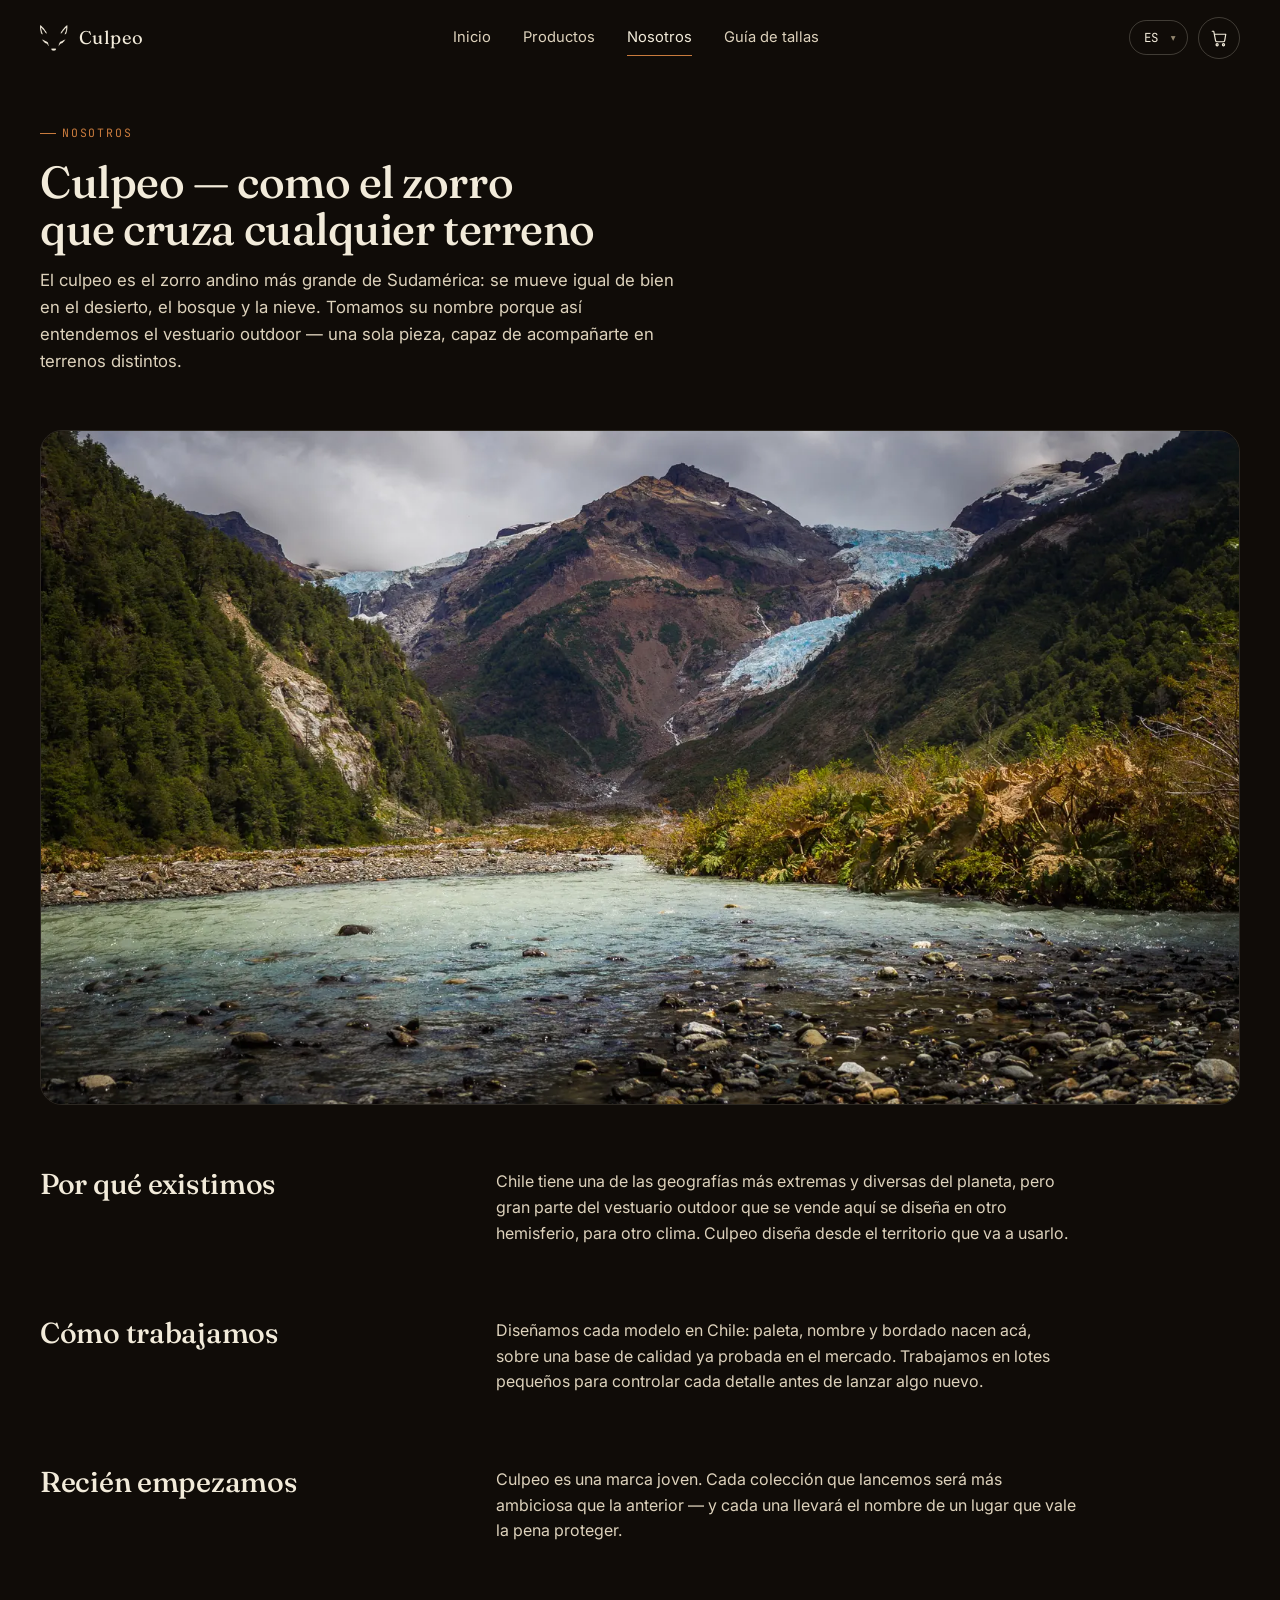
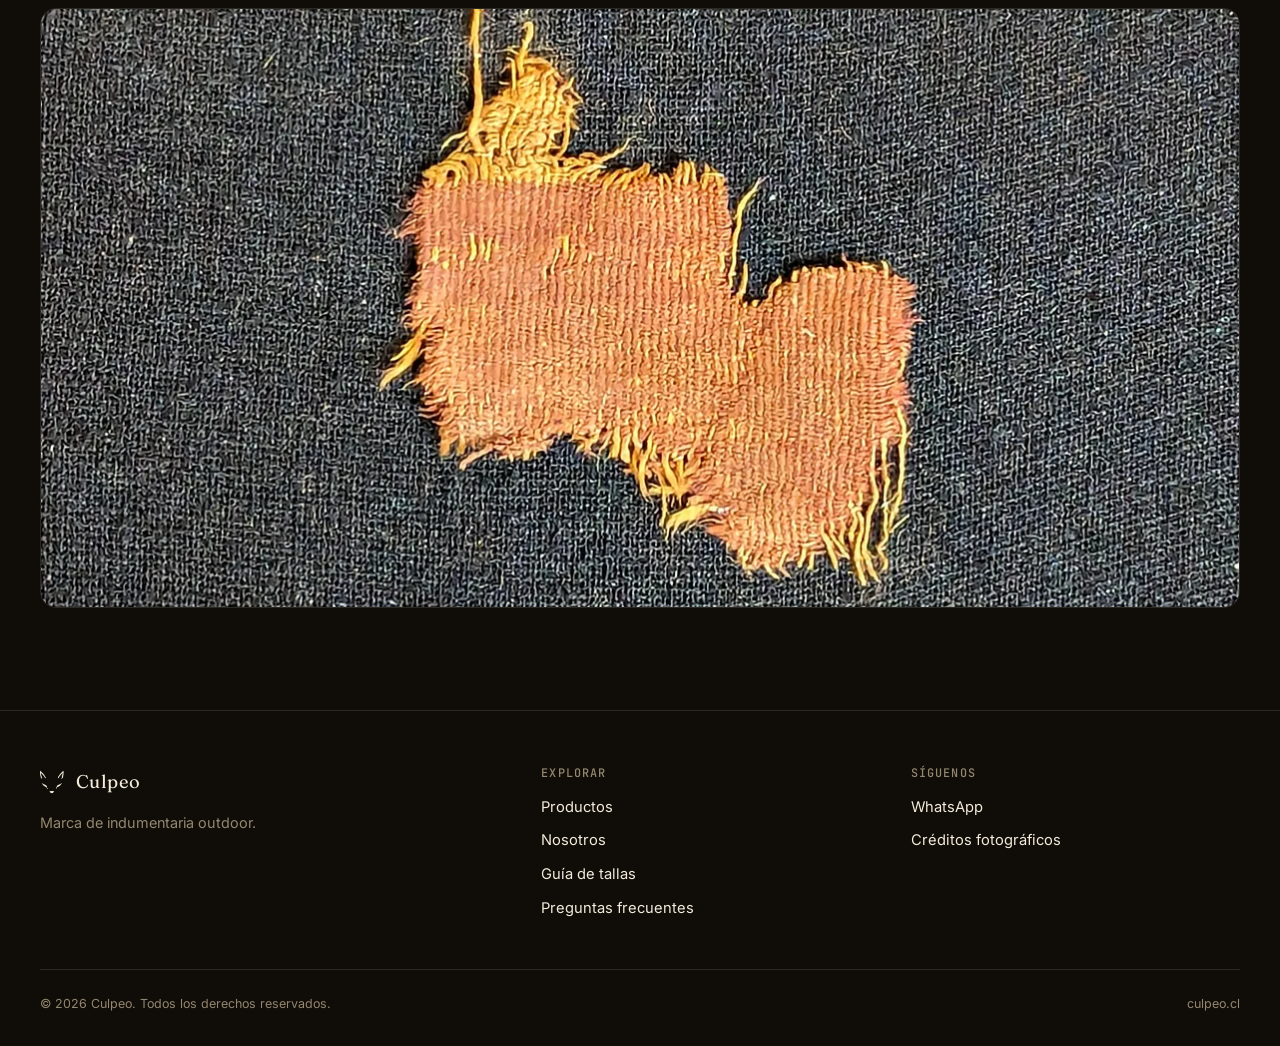
<file: nosotros.html>
<!doctype html>
<html lang="es">
<head>
  <meta charset="utf-8" />
  <meta name="viewport" content="width=device-width, initial-scale=1" />
  <title>Nosotros — Culpeo</title>
  <meta name="description" content="Culpeo: marca de indumentaria outdoor nacida en Chile, inspirada en la naturaleza del mundo." />
  <meta property="og:type" content="website" />
  <meta property="og:site_name" content="Culpeo" />
  <meta property="og:title" content="Nosotros — Culpeo" />
  <meta property="og:description" content="Culpeo: marca de indumentaria outdoor nacida en Chile, inspirada en la naturaleza del mundo." />
  <meta property="og:image" content="https://culpeo.cl/assets/img/og-image.jpg" />
  <meta property="og:url" content="https://culpeo.cl/nosotros.html" />
  <meta name="twitter:card" content="summary_large_image" />
  <meta name="twitter:title" content="Nosotros — Culpeo" />
  <meta name="twitter:description" content="Culpeo: marca de indumentaria outdoor nacida en Chile, inspirada en la naturaleza del mundo." />
  <meta name="twitter:image" content="https://culpeo.cl/assets/img/og-image.jpg" />
  <link rel="icon" href="assets/img/favicon-32.png?v=20260908" sizes="32x32" />
  <link rel="apple-touch-icon" href="assets/img/apple-touch-icon.png?v=20260908" />
  <link rel="preconnect" href="https://fonts.googleapis.com" />
  <link rel="preconnect" href="https://fonts.gstatic.com" crossorigin />
  <link rel="stylesheet" href="https://fonts.googleapis.com/css2?family=Fraunces:ital,opsz,wght@0,9..144,300;0,9..144,500;0,9..144,600;1,9..144,400;1,9..144,500&family=Inter:wght@400;500;600;700&family=JetBrains+Mono:wght@400;500;600&display=swap" />
  <link rel="stylesheet" href="styles.css?v=20260908" />
</head>
<body>
  <a class="skip-link" href="#main">Saltar al contenido</a>
  <div class="cursor" data-cursor-root aria-hidden="true"><span class="cursor-dot"></span><span class="cursor-ring"></span></div>
  <div class="toast" data-toast role="status" aria-live="polite"></div>

  <nav class="nav" aria-label="Principal">
    <div class="container nav-inner">
      <a href="index.html" class="nav-logo">
        <img src="assets/img/logo-cream.webp?v=20260908" alt="Culpeo" width="711" height="743" />
        <span class="nav-logo-word">Culpeo</span>
      </a>
      <div class="nav-links">
        <a href="index.html" class="nav-link" data-i18n="nav.home">Inicio</a>
        <a href="productos.html" class="nav-link" data-i18n="nav.products">Productos</a>
        <a href="nosotros.html" class="nav-link is-active" data-i18n="nav.about">Nosotros</a>
        <a href="guia-tallas.html" class="nav-link" data-i18n="nav.sizeguide">Guía de tallas</a>
      </div>
      <div class="nav-actions">
        <div class="lang-switch">
          <select data-lang-select aria-label="Idioma">
            <option value="es">ES</option><option value="en">EN</option><option value="it">IT</option><option value="de">DE</option><option value="fr">FR</option>
          </select>
        </div>
        <a href="carrito.html" class="btn-icon cart-btn" aria-label="Carro">
          <svg width="18" height="18" viewBox="0 0 24 24" fill="none" stroke="currentColor" stroke-width="1.6"><path d="M3 3h2l2.4 12.4a2 2 0 002 1.6h8.2a2 2 0 002-1.6L21 7H6" stroke-linecap="round" stroke-linejoin="round"/><circle cx="9.5" cy="21" r="1.4"/><circle cx="18" cy="21" r="1.4"/></svg>
          <span class="cart-badge">0</span>
        </a>
        <button class="hamburger" data-hamburger aria-label="Menú" aria-expanded="false"><span></span><span></span><span></span></button>
      </div>
    </div>
  </nav>

  <div class="nav-mobile" data-nav-mobile data-open="false">
    <a href="index.html" data-i18n="nav.home">Inicio</a>
    <a href="productos.html" data-i18n="nav.products">Productos</a>
    <a href="nosotros.html" data-i18n="nav.about">Nosotros</a>
    <a href="guia-tallas.html" data-i18n="nav.sizeguide">Guía de tallas</a>
    <a href="carrito.html" data-i18n="nav.cart">Carro</a>
    <div class="lang-switch">
      <select data-lang-select aria-label="Idioma">
        <option value="es">Español</option><option value="en">English</option><option value="it">Italiano</option><option value="de">Deutsch</option><option value="fr">Français</option>
      </select>
    </div>
  </div>

  <main id="main">
    <section class="section container" style="padding-top:calc(var(--nav-h) + 3rem)">
      <div class="section-head" data-reveal>
        <p class="kicker" data-i18n="about.kicker">Nosotros</p>
        <h1 class="section-title" data-i18n="about.title">Culpeo — como el zorro que cruza cualquier terreno</h1>
        <p class="section-sub" data-i18n="about.intro">El culpeo es el zorro andino más grande de Sudamérica.</p>
      </div>

      <div class="about-hero-img" data-reveal>
        <img src="assets/img/about-lifestyle.webp" alt="Ventisquero Yelcho, Parque Nacional Corcovado, Chile" loading="lazy" decoding="async" />
      </div>

      <div class="about-blocks">
        <div class="about-block" data-reveal>
          <h3 data-i18n="about.mission.title">Por qué existimos</h3>
          <p data-i18n="about.mission.body">Chile tiene una de las geografías más extremas y diversas del planeta.</p>
        </div>
        <div class="about-block" data-reveal>
          <h3 data-i18n="about.craft.title">Cómo trabajamos</h3>
          <p data-i18n="about.craft.body">Diseñamos cada modelo en Chile, sobre una base de calidad ya probada en el mercado.</p>
        </div>
        <div class="about-block" data-reveal>
          <h3 data-i18n="about.origin.title">Recién empezamos</h3>
          <p data-i18n="about.origin.body">Culpeo es una marca joven.</p>
        </div>
      </div>

      <div class="about-gallery" data-reveal>
        <img class="is-wide" src="assets/img/about-materials.webp" alt="Textura de tejido en macro" loading="lazy" decoding="async" />
      </div>
    </section>
  </main>

  <footer>
    <div class="container">
      <div class="footer-grid">
        <div>
          <div class="footer-brand"><img src="assets/img/logo-cream.webp?v=20260908" alt="" width="711" height="743" /><span class="nav-logo-word">Culpeo</span></div>
          <p class="footer-tagline" data-i18n="footer.tagline">Marca de indumentaria outdoor.</p>
        </div>
        <div class="footer-col">
          <h4 data-i18n="footer.explore">Explorar</h4>
          <ul>
            <li><a href="productos.html" class="link-underline" data-i18n="nav.products">Productos</a></li>
            <li><a href="nosotros.html" class="link-underline" data-i18n="nav.about">Nosotros</a></li>
            <li><a href="guia-tallas.html" class="link-underline" data-i18n="nav.sizeguide">Guía de tallas</a></li>
            <li><a href="faq.html" class="link-underline" data-i18n="footer.faq">Preguntas frecuentes</a></li>
          </ul>
        </div>
        <div class="footer-col">
          <h4 data-i18n="footer.social">Síguenos</h4>
          <ul>
            <li><a href="#" data-instagram-link class="link-underline">Instagram</a></li>
            <li><a href="#" data-whatsapp-link class="link-underline">WhatsApp</a></li>
            <li><a href="creditos.html" class="link-underline" data-i18n="footer.credits">Créditos fotográficos</a></li>
          </ul>
        </div>
      </div>
      <div class="footer-bottom">
        <span>© 2026 Culpeo. <span data-i18n="footer.rights">Todos los derechos reservados.</span></span>
        <span>culpeo.cl</span>
      </div>
    </div>
  </footer>

  <script defer src="lib/manifest.js"></script>
  <script defer src="main.js?v=20260908"></script>
</body>
</html>
</file>
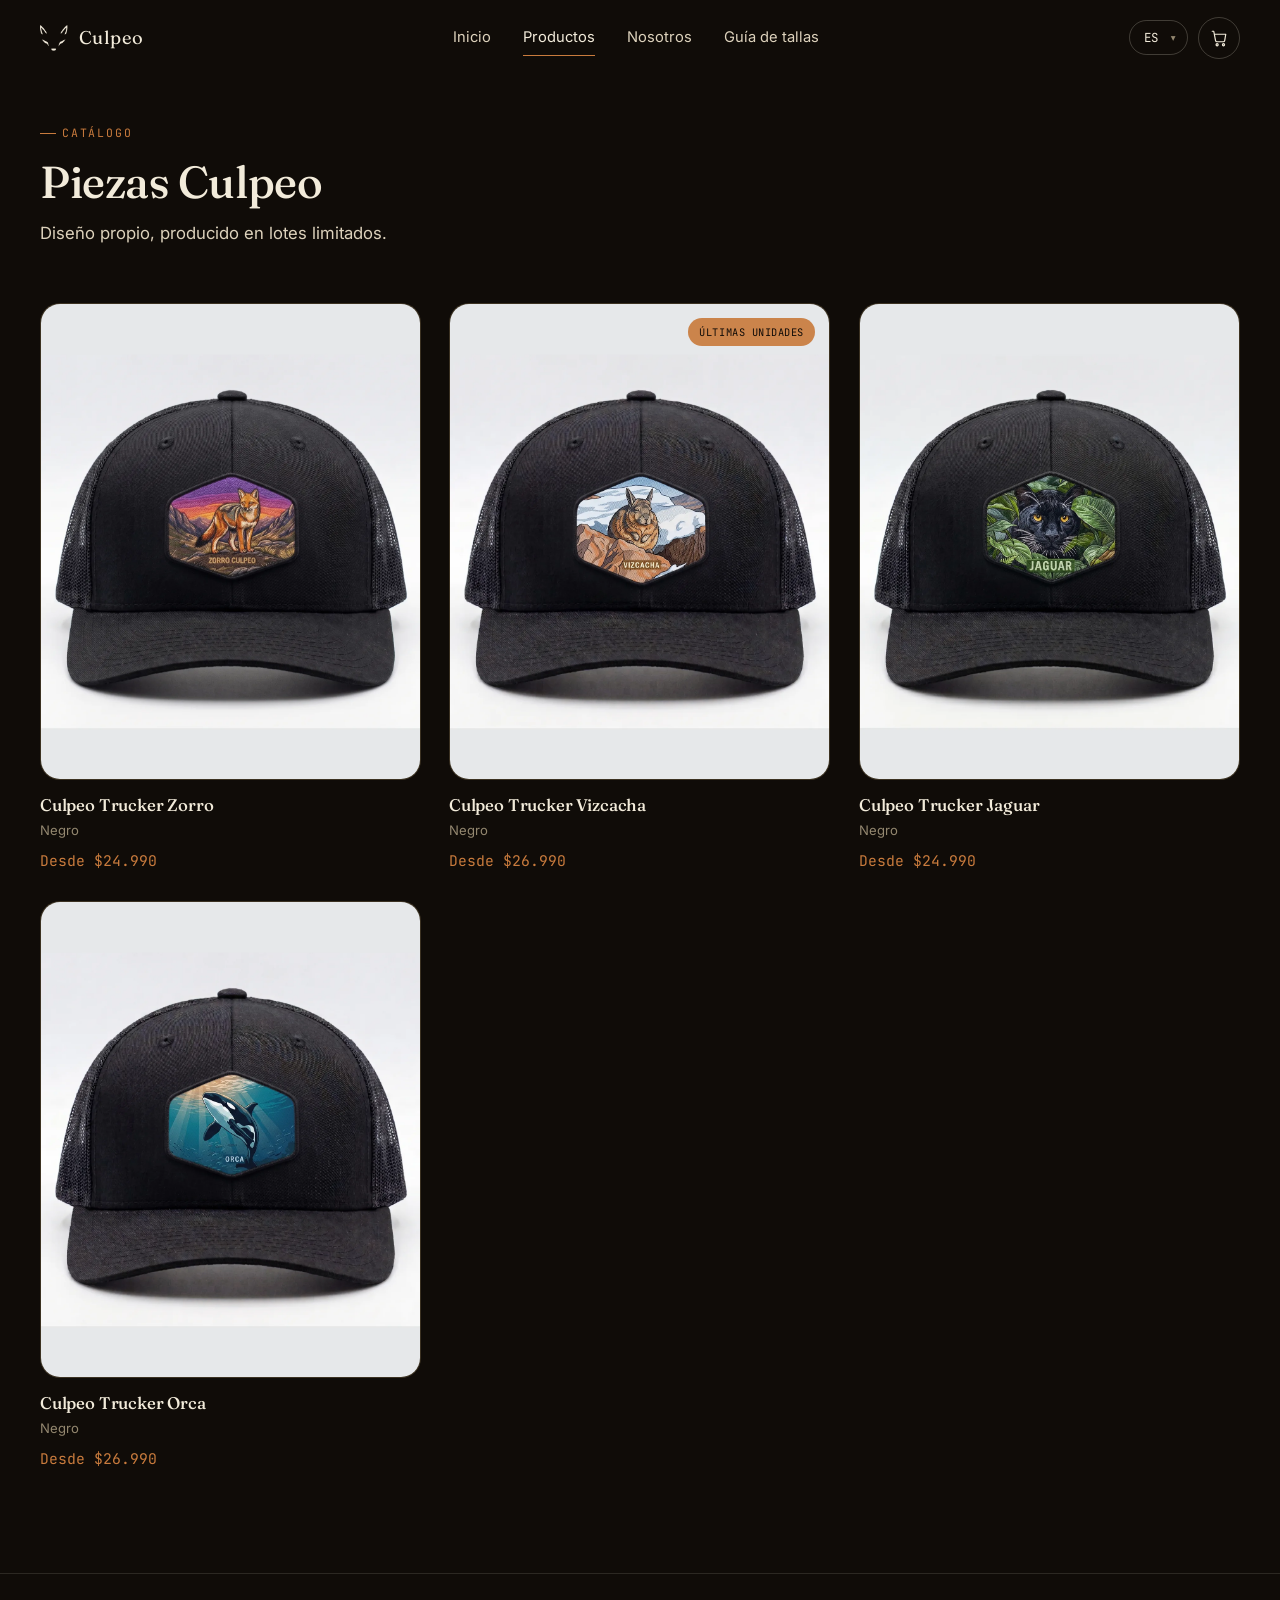
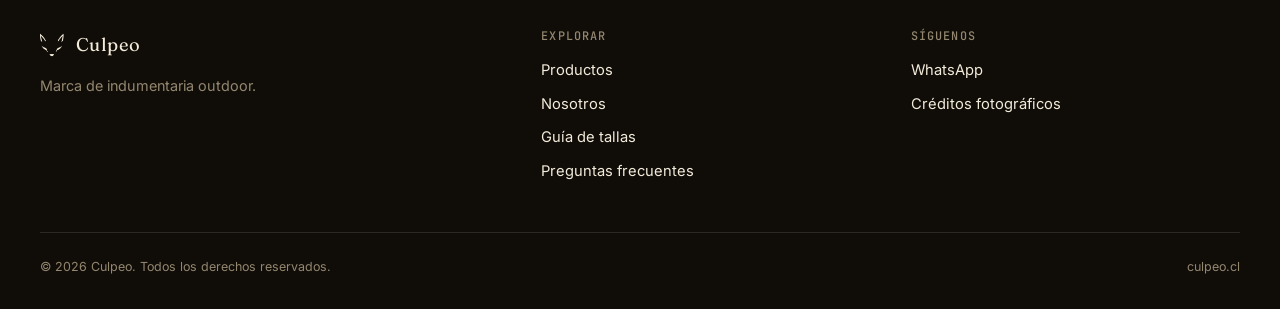
<file: producto.html>
<!doctype html>
<html lang="es">
<head>
  <meta charset="utf-8" />
  <meta name="viewport" content="width=device-width, initial-scale=1" />
  <title>Producto — Culpeo</title>
  <meta name="description" content="Detalle de producto Culpeo." />
  <meta property="og:type" content="website" />
  <meta property="og:site_name" content="Culpeo" />
  <meta property="og:title" content="Producto — Culpeo" />
  <meta property="og:description" content="Piezas Culpeo de edición limitada, inspiradas en la naturaleza." />
  <meta property="og:image" content="https://culpeo.cl/assets/img/og-image.jpg" />
  <meta property="og:url" content="https://culpeo.cl/producto.html" />
  <meta name="twitter:card" content="summary_large_image" />
  <meta name="twitter:title" content="Producto — Culpeo" />
  <meta name="twitter:description" content="Piezas Culpeo de edición limitada, inspiradas en la naturaleza." />
  <meta name="twitter:image" content="https://culpeo.cl/assets/img/og-image.jpg" />
  <link rel="icon" href="assets/img/favicon-32.png?v=20260908" sizes="32x32" />
  <link rel="apple-touch-icon" href="assets/img/apple-touch-icon.png?v=20260908" />
  <link rel="preconnect" href="https://fonts.googleapis.com" />
  <link rel="preconnect" href="https://fonts.gstatic.com" crossorigin />
  <link rel="stylesheet" href="https://fonts.googleapis.com/css2?family=Fraunces:ital,opsz,wght@0,9..144,300;0,9..144,500;0,9..144,600;1,9..144,400;1,9..144,500&family=Inter:wght@400;500;600;700&family=JetBrains+Mono:wght@400;500;600&display=swap" />
  <link rel="stylesheet" href="styles.css?v=20260908" />
</head>
<body>
  <a class="skip-link" href="#main">Saltar al contenido</a>
  <div class="cursor" data-cursor-root aria-hidden="true"><span class="cursor-dot"></span><span class="cursor-ring"></span></div>
  <div class="toast" data-toast role="status" aria-live="polite"></div>

  <nav class="nav" aria-label="Principal">
    <div class="container nav-inner">
      <a href="index.html" class="nav-logo">
        <img src="assets/img/logo-cream.webp?v=20260908" alt="Culpeo" width="711" height="743" />
        <span class="nav-logo-word">Culpeo</span>
      </a>
      <div class="nav-links">
        <a href="index.html" class="nav-link" data-i18n="nav.home">Inicio</a>
        <a href="productos.html" class="nav-link is-active" data-i18n="nav.products">Productos</a>
        <a href="nosotros.html" class="nav-link" data-i18n="nav.about">Nosotros</a>
        <a href="guia-tallas.html" class="nav-link" data-i18n="nav.sizeguide">Guía de tallas</a>
      </div>
      <div class="nav-actions">
        <div class="lang-switch">
          <select data-lang-select aria-label="Idioma">
            <option value="es">ES</option><option value="en">EN</option><option value="it">IT</option><option value="de">DE</option><option value="fr">FR</option>
          </select>
        </div>
        <a href="carrito.html" class="btn-icon cart-btn" aria-label="Carro">
          <svg width="18" height="18" viewBox="0 0 24 24" fill="none" stroke="currentColor" stroke-width="1.6"><path d="M3 3h2l2.4 12.4a2 2 0 002 1.6h8.2a2 2 0 002-1.6L21 7H6" stroke-linecap="round" stroke-linejoin="round"/><circle cx="9.5" cy="21" r="1.4"/><circle cx="18" cy="21" r="1.4"/></svg>
          <span class="cart-badge">0</span>
        </a>
        <button class="hamburger" data-hamburger aria-label="Menú" aria-expanded="false"><span></span><span></span><span></span></button>
      </div>
    </div>
  </nav>

  <div class="nav-mobile" data-nav-mobile data-open="false">
    <a href="index.html" data-i18n="nav.home">Inicio</a>
    <a href="productos.html" data-i18n="nav.products">Productos</a>
    <a href="nosotros.html" data-i18n="nav.about">Nosotros</a>
    <a href="guia-tallas.html" data-i18n="nav.sizeguide">Guía de tallas</a>
    <a href="carrito.html" data-i18n="nav.cart">Carro</a>
    <div class="lang-switch">
      <select data-lang-select aria-label="Idioma">
        <option value="es">Español</option><option value="en">English</option><option value="it">Italiano</option><option value="de">Deutsch</option><option value="fr">Français</option>
      </select>
    </div>
  </div>

  <main id="main">
    <div class="container">
      <div class="breadcrumb">
        <a href="productos.html" class="link-underline" data-i18n="productDetail.back">Volver al catálogo</a>
      </div>
    </div>

    <section class="container" data-product-detail>
      <div class="product-detail">
        <div class="product-gallery" data-product-gallery></div>
        <div class="product-info">
          <h1 data-product-name>—</h1>
          <p class="product-info-price" data-product-price>—</p>
          <span class="badge-stock" data-product-stock hidden style="margin-top:.6rem"></span>
          <p class="product-info-desc" data-product-desc></p>

          <div class="product-info-color">
            <span class="field-label" data-i18n="productDetail.color">Color</span>
            <strong data-product-color>—</strong>
          </div>

          <div class="product-purchase-row">
            <div>
              <span class="field-label" data-i18n="productDetail.quantity">Cantidad</span>
              <div class="qty-stepper">
                <button data-qty-minus aria-label="-">−</button>
                <span data-qty-value>1</span>
                <button data-qty-plus aria-label="+">+</button>
              </div>
            </div>
            <button class="btn btn-primary" data-add-to-cart data-i18n="productDetail.addToCart">Agregar al carro</button>
          </div>

          <p class="product-sizing-note">
            <span data-i18n="productDetail.sizing">¿Qué talla elijo?</span>
            <a href="guia-tallas.html" class="link-underline" data-i18n="productDetail.sizingLink">Ver guía de tallas</a>
          </p>

          <div class="product-detail-blocks">
            <div>
              <h3 data-i18n="productDetail.descriptionHeading">Detalle</h3>
              <p data-product-material></p>
            </div>
            <div>
              <h3 data-i18n="productDetail.careHeading">Cuidado</h3>
              <p data-i18n="productDetail.careBody">Lavar a mano con agua fría. No usar secadora.</p>
            </div>
          </div>
        </div>
      </div>
    </section>
  </main>

  <footer>
    <div class="container">
      <div class="footer-grid">
        <div>
          <div class="footer-brand"><img src="assets/img/logo-cream.webp?v=20260908" alt="" width="711" height="743" /><span class="nav-logo-word">Culpeo</span></div>
          <p class="footer-tagline" data-i18n="footer.tagline">Marca de indumentaria outdoor.</p>
        </div>
        <div class="footer-col">
          <h4 data-i18n="footer.explore">Explorar</h4>
          <ul>
            <li><a href="productos.html" class="link-underline" data-i18n="nav.products">Productos</a></li>
            <li><a href="nosotros.html" class="link-underline" data-i18n="nav.about">Nosotros</a></li>
            <li><a href="guia-tallas.html" class="link-underline" data-i18n="nav.sizeguide">Guía de tallas</a></li>
            <li><a href="faq.html" class="link-underline" data-i18n="footer.faq">Preguntas frecuentes</a></li>
          </ul>
        </div>
        <div class="footer-col">
          <h4 data-i18n="footer.social">Síguenos</h4>
          <ul>
            <li><a href="#" data-instagram-link class="link-underline">Instagram</a></li>
            <li><a href="#" data-whatsapp-link class="link-underline">WhatsApp</a></li>
            <li><a href="creditos.html" class="link-underline" data-i18n="footer.credits">Créditos fotográficos</a></li>
          </ul>
        </div>
      </div>
      <div class="footer-bottom">
        <span>© 2026 Culpeo. <span data-i18n="footer.rights">Todos los derechos reservados.</span></span>
        <span>culpeo.cl</span>
      </div>
    </div>
  </footer>

  <script defer src="lib/manifest.js"></script>
  <script defer src="main.js?v=20260908"></script>
</body>
</html>
</file>
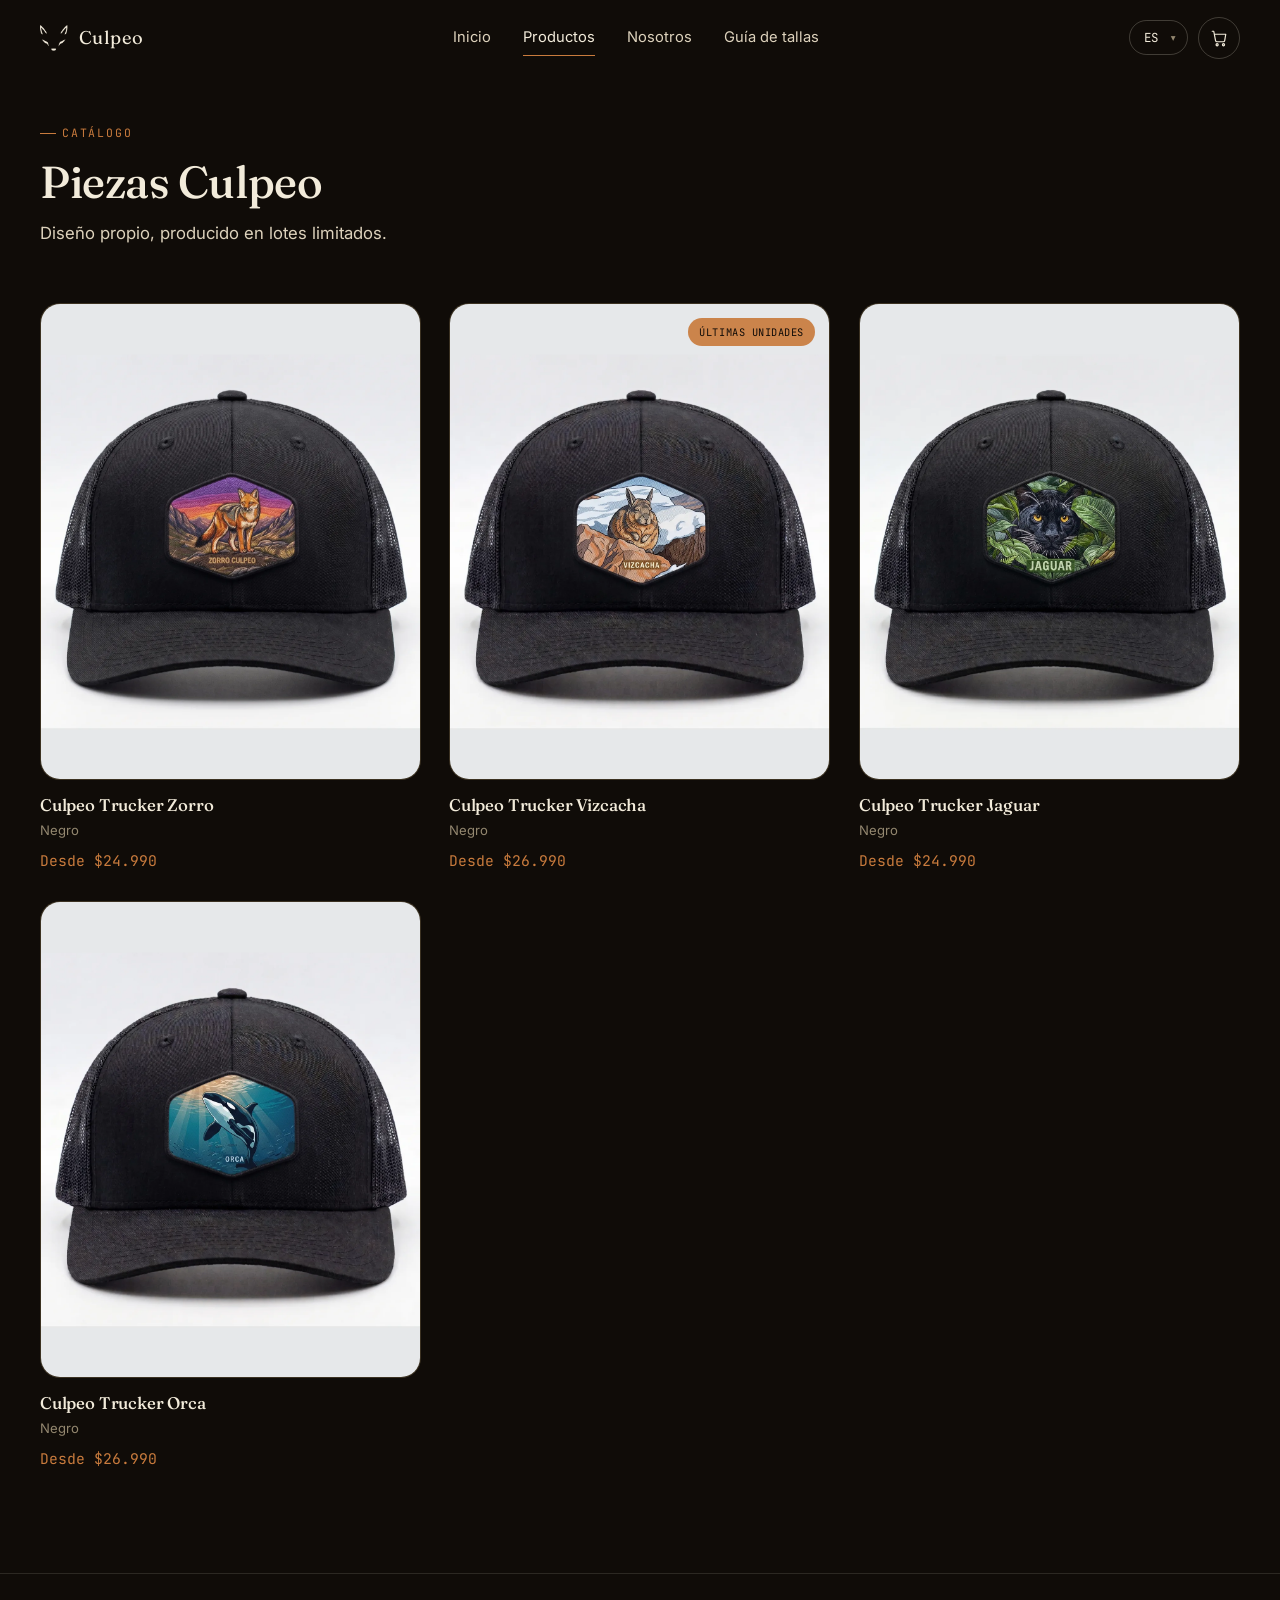
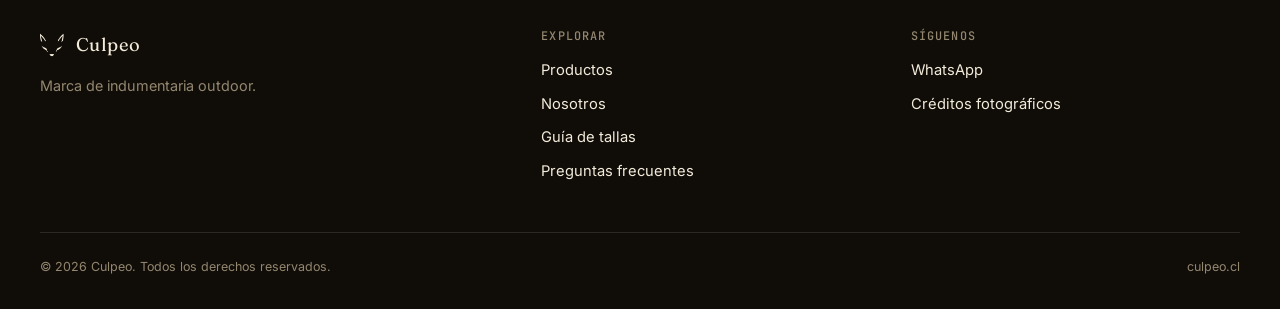
<file: productos.html>
<!doctype html>
<html lang="es">
<head>
  <meta charset="utf-8" />
  <meta name="viewport" content="width=device-width, initial-scale=1" />
  <title>Productos — Culpeo</title>
  <meta name="description" content="Catálogo Culpeo: diseño propio, producido en lotes limitados." />
  <meta property="og:type" content="website" />
  <meta property="og:site_name" content="Culpeo" />
  <meta property="og:title" content="Productos — Culpeo" />
  <meta property="og:description" content="Catálogo Culpeo: diseño propio, producido en lotes limitados." />
  <meta property="og:image" content="https://culpeo.cl/assets/img/og-image.jpg" />
  <meta property="og:url" content="https://culpeo.cl/productos.html" />
  <meta name="twitter:card" content="summary_large_image" />
  <meta name="twitter:title" content="Productos — Culpeo" />
  <meta name="twitter:description" content="Catálogo Culpeo: diseño propio, producido en lotes limitados." />
  <meta name="twitter:image" content="https://culpeo.cl/assets/img/og-image.jpg" />
  <link rel="icon" href="assets/img/favicon-32.png?v=20260908" sizes="32x32" />
  <link rel="apple-touch-icon" href="assets/img/apple-touch-icon.png?v=20260908" />
  <link rel="preconnect" href="https://fonts.googleapis.com" />
  <link rel="preconnect" href="https://fonts.gstatic.com" crossorigin />
  <link rel="stylesheet" href="https://fonts.googleapis.com/css2?family=Fraunces:ital,opsz,wght@0,9..144,300;0,9..144,500;0,9..144,600;1,9..144,400;1,9..144,500&family=Inter:wght@400;500;600;700&family=JetBrains+Mono:wght@400;500;600&display=swap" />
  <link rel="stylesheet" href="styles.css?v=20260908" />
</head>
<body>
  <a class="skip-link" href="#main">Saltar al contenido</a>
  <div class="cursor" data-cursor-root aria-hidden="true"><span class="cursor-dot"></span><span class="cursor-ring"></span></div>
  <div class="toast" data-toast role="status" aria-live="polite"></div>

  <nav class="nav" aria-label="Principal">
    <div class="container nav-inner">
      <a href="index.html" class="nav-logo">
        <img src="assets/img/logo-cream.webp?v=20260908" alt="Culpeo" width="711" height="743" />
        <span class="nav-logo-word">Culpeo</span>
      </a>
      <div class="nav-links">
        <a href="index.html" class="nav-link" data-i18n="nav.home">Inicio</a>
        <a href="productos.html" class="nav-link is-active" data-i18n="nav.products">Productos</a>
        <a href="nosotros.html" class="nav-link" data-i18n="nav.about">Nosotros</a>
        <a href="guia-tallas.html" class="nav-link" data-i18n="nav.sizeguide">Guía de tallas</a>
      </div>
      <div class="nav-actions">
        <div class="lang-switch">
          <select data-lang-select aria-label="Idioma">
            <option value="es">ES</option><option value="en">EN</option><option value="it">IT</option><option value="de">DE</option><option value="fr">FR</option>
          </select>
        </div>
        <a href="carrito.html" class="btn-icon cart-btn" aria-label="Carro">
          <svg width="18" height="18" viewBox="0 0 24 24" fill="none" stroke="currentColor" stroke-width="1.6"><path d="M3 3h2l2.4 12.4a2 2 0 002 1.6h8.2a2 2 0 002-1.6L21 7H6" stroke-linecap="round" stroke-linejoin="round"/><circle cx="9.5" cy="21" r="1.4"/><circle cx="18" cy="21" r="1.4"/></svg>
          <span class="cart-badge">0</span>
        </a>
        <button class="hamburger" data-hamburger aria-label="Menú" aria-expanded="false"><span></span><span></span><span></span></button>
      </div>
    </div>
  </nav>

  <div class="nav-mobile" data-nav-mobile data-open="false">
    <a href="index.html" data-i18n="nav.home">Inicio</a>
    <a href="productos.html" data-i18n="nav.products">Productos</a>
    <a href="nosotros.html" data-i18n="nav.about">Nosotros</a>
    <a href="guia-tallas.html" data-i18n="nav.sizeguide">Guía de tallas</a>
    <a href="carrito.html" data-i18n="nav.cart">Carro</a>
    <div class="lang-switch">
      <select data-lang-select aria-label="Idioma">
        <option value="es">Español</option><option value="en">English</option><option value="it">Italiano</option><option value="de">Deutsch</option><option value="fr">Français</option>
      </select>
    </div>
  </div>

  <main id="main">
    <section class="section container" style="padding-top:calc(var(--nav-h) + 3rem)">
      <div class="section-head" data-reveal>
        <p class="kicker" data-i18n="products.kicker">Catálogo</p>
        <h1 class="section-title" data-i18n="products.title">Piezas Culpeo</h1>
        <p class="section-sub" data-i18n="products.subtitle">Diseño propio, producido en lotes limitados.</p>
      </div>
      <div class="product-grid" data-products data-reveal></div>
    </section>
  </main>

  <footer>
    <div class="container">
      <div class="footer-grid">
        <div>
          <div class="footer-brand"><img src="assets/img/logo-cream.webp?v=20260908" alt="" width="711" height="743" /><span class="nav-logo-word">Culpeo</span></div>
          <p class="footer-tagline" data-i18n="footer.tagline">Marca de indumentaria outdoor.</p>
        </div>
        <div class="footer-col">
          <h4 data-i18n="footer.explore">Explorar</h4>
          <ul>
            <li><a href="productos.html" class="link-underline" data-i18n="nav.products">Productos</a></li>
            <li><a href="nosotros.html" class="link-underline" data-i18n="nav.about">Nosotros</a></li>
            <li><a href="guia-tallas.html" class="link-underline" data-i18n="nav.sizeguide">Guía de tallas</a></li>
            <li><a href="faq.html" class="link-underline" data-i18n="footer.faq">Preguntas frecuentes</a></li>
          </ul>
        </div>
        <div class="footer-col">
          <h4 data-i18n="footer.social">Síguenos</h4>
          <ul>
            <li><a href="#" data-instagram-link class="link-underline">Instagram</a></li>
            <li><a href="#" data-whatsapp-link class="link-underline">WhatsApp</a></li>
            <li><a href="creditos.html" class="link-underline" data-i18n="footer.credits">Créditos fotográficos</a></li>
          </ul>
        </div>
      </div>
      <div class="footer-bottom">
        <span>© 2026 Culpeo. <span data-i18n="footer.rights">Todos los derechos reservados.</span></span>
        <span>culpeo.cl</span>
      </div>
    </div>
  </footer>

  <script defer src="lib/manifest.js"></script>
  <script defer src="main.js?v=20260908"></script>
</body>
</html>
</file>
<file: styles.css>
/* =============================================================
   Culpeo — styles.css
   Archetype: Editorial Dark Warm, adapted with an Andean palette
   (copper / terracotta accent, moss secondary) instead of restaurant red.
   ============================================================= */

/* =============================================================
   1. Tokens
   ============================================================= */
@property --mesh-angle { syntax: "<angle>"; inherits: false; initial-value: 0deg; }
@property --mesh-x { syntax: "<percentage>"; inherits: false; initial-value: 30%; }
@property --mesh-y { syntax: "<percentage>"; inherits: false; initial-value: 40%; }

:root {
  --bg: #100c08;
  --bg-2: #171109;
  --bg-3: #221808;
  --cream: #f2ebda;
  --cream-2: #ddd2bc;
  --cream-3: #93876f;
  --accent: #c97b3d;
  --accent-2: #a85d28;
  --moss: #7c8a5c;
  --moss-2: #5f6b45;
  --line: rgba(242, 235, 218, 0.12);
  --line-strong: rgba(242, 235, 218, 0.22);
  --danger: #b8503a;

  --serif: "Fraunces", "Georgia", serif;
  --sans: "Inter", -apple-system, BlinkMacSystemFont, "Segoe UI", system-ui, sans-serif;
  --mono: "JetBrains Mono", ui-monospace, "SFMono-Regular", monospace;

  --ease-out: cubic-bezier(0.16, 1, 0.3, 1);
  --ease-in: cubic-bezier(0.7, 0, 0.84, 0);
  --ease-soft: cubic-bezier(0.25, 0.46, 0.45, 0.94);
  --ease-bounce: cubic-bezier(0.34, 1.56, 0.64, 1);

  --nav-h: 76px;
  --container: 1280px;
}

/* =============================================================
   2. Reset & base
   ============================================================= */
*, *::before, *::after { box-sizing: border-box; margin: 0; }
html {
  -webkit-text-size-adjust: 100%;
  tab-size: 2;
  overflow-x: clip;
  scroll-behavior: smooth;
  background: var(--bg);
}
@media (prefers-reduced-motion: reduce) { html { scroll-behavior: auto; } }

body {
  font-family: var(--sans);
  font-size: 16px;
  line-height: 1.6;
  background: var(--bg);
  color: var(--cream);
  -webkit-font-smoothing: antialiased;
  -moz-osx-font-smoothing: grayscale;
  text-rendering: optimizeLegibility;
  overflow-x: clip;
  overscroll-behavior-y: none;
}
img, svg, video { display: block; max-width: 100%; }
img { height: auto; }
button { font: inherit; color: inherit; cursor: pointer; border: 0; background: none; }
a { color: inherit; text-decoration: none; }
p { text-wrap: pretty; }
ul { list-style: none; padding: 0; }
h1, h2, h3, h4 { text-wrap: balance; line-height: 1.05; letter-spacing: -0.01em; font-family: var(--serif); font-weight: 500; }
h1 em, h2 em, h3 em { font-style: italic; color: var(--accent); }
table { border-collapse: collapse; width: 100%; }
::selection { background: var(--accent); color: var(--bg); }

:focus-visible {
  outline: 2px solid var(--accent);
  outline-offset: 3px;
  border-radius: 4px;
}

.skip-link {
  position: fixed; top: -100px; left: 1rem; z-index: 9999;
  padding: .7rem 1.1rem; background: var(--cream); color: var(--bg);
  border-radius: 8px; font-weight: 600; font-size: .85rem;
  transition: top .3s var(--ease-out);
}
.skip-link:focus { top: 1rem; }

@view-transition { navigation: auto; }
::view-transition-old(root), ::view-transition-new(root) {
  animation-duration: .5s; animation-timing-function: cubic-bezier(0.16, 1, 0.3, 1);
}
::view-transition-old(root) { animation-name: fadeOutUp; }
::view-transition-new(root) { animation-name: fadeInUp; }
@keyframes fadeOutUp { to { opacity: 0; transform: translateY(-10px); } }
@keyframes fadeInUp { from { opacity: 0; transform: translateY(10px); } }

/* =============================================================
   3. Utilities
   ============================================================= */
.container { max-width: var(--container); margin-inline: auto; padding-inline: 1.25rem; }
@media (min-width: 720px) { .container { padding-inline: 2rem; } }
@media (min-width: 1280px) { .container { padding-inline: 2.5rem; } }

.sr-only {
  position: absolute; width: 1px; height: 1px; padding: 0; margin: -1px;
  overflow: hidden; clip: rect(0,0,0,0); white-space: nowrap; border: 0;
}

.kicker {
  font-family: var(--mono); font-size: .72rem; letter-spacing: .16em; text-transform: uppercase;
  color: var(--accent); display: inline-flex; align-items: center; gap: .5em; margin-bottom: 1rem;
  vertical-align: top;
}
.kicker::before { content: ""; width: 1.4em; height: 1px; background: var(--accent); display: inline-block; }

.section { padding-block: clamp(3.5rem, 8vw, 7rem); position: relative; }
.section-head { max-width: 640px; margin-bottom: clamp(2rem, 5vw, 3.5rem); }
.section-head.is-center { margin-inline: auto; text-align: center; }
.section-title { font-size: clamp(1.9rem, 4vw, 2.8rem); }
.section-sub { color: var(--cream-2); margin-top: .9rem; font-size: 1.05rem; }

.eyebrow-line { display: flex; align-items: center; gap: .8rem; color: var(--cream-3); font-size: .85rem; }

/* =============================================================
   4. Buttons
   ============================================================= */
.btn {
  display: inline-flex; align-items: center; justify-content: center; gap: .6rem;
  padding: .95rem 1.7rem; border-radius: 999px; font-size: .92rem; font-weight: 600;
  letter-spacing: .01em; white-space: nowrap;
  box-shadow: 0 4px 14px rgba(0,0,0,.18);
  transition: transform .45s var(--ease-soft), box-shadow .45s var(--ease-soft), background-color .3s, color .3s, border-color .3s;
}
.btn:hover { transform: translateY(-3px); box-shadow: 0 20px 44px rgba(0,0,0,.32), 0 8px 18px rgba(201,123,61,.22); }
.btn:active { transform: translateY(-1px); transition-duration: .12s; }

.btn-primary { background: var(--accent); color: var(--bg); }
.btn-ghost { background: transparent; color: var(--cream); border: 1px solid var(--line-strong); }
.btn-ghost:hover { border-color: var(--accent); }
.btn-cream { background: var(--cream); color: var(--bg); }
.btn-block { width: 100%; }
.btn-sm { padding: .6rem 1.1rem; font-size: .82rem; }
.btn[disabled] { opacity: .45; pointer-events: none; }

.btn-icon {
  width: 42px; height: 42px; border-radius: 50%; display: inline-flex;
  align-items: center; justify-content: center; border: 1px solid var(--line-strong);
  transition: border-color .3s, background-color .3s;
  position: relative;
}
.btn-icon:hover { border-color: var(--accent); }

.link-underline { position: relative; padding-bottom: .2rem; }
.link-underline::after {
  content: ""; position: absolute; left: 0; right: 0; bottom: 0;
  height: 1px; background: currentColor; transform: scaleX(0); transform-origin: right;
  transition: transform .45s var(--ease-out);
}
.link-underline:hover::after { transform: scaleX(1); transform-origin: left; }

/* =============================================================
   5. Nav
   ============================================================= */
.nav {
  position: fixed; top: 0; inset-inline: 0; z-index: 200; height: var(--nav-h);
  display: flex; align-items: center;
  transition: background-color .4s var(--ease-out), backdrop-filter .4s var(--ease-out), box-shadow .4s var(--ease-out), border-color .4s;
  border-bottom: 1px solid transparent;
}
.nav.is-scrolled {
  background: rgba(16, 12, 8, 0.86);
  backdrop-filter: blur(14px) saturate(140%);
  -webkit-backdrop-filter: blur(14px) saturate(140%);
  border-bottom-color: var(--line);
}
.nav-inner { display: flex; align-items: center; justify-content: space-between; gap: 1rem; width: 100%; }
.nav-logo { display: flex; align-items: center; gap: .65rem; flex-shrink: 0; }
.nav-logo img { height: 30px; width: auto; }
.nav-logo-word { font-family: var(--serif); font-size: 1.15rem; letter-spacing: .02em; }

.nav-links { display: none; align-items: center; gap: 2rem; font-size: .92rem; }
@media (min-width: 960px) { .nav-links { display: flex; } }
.nav-link { position: relative; padding-block: .3rem; color: var(--cream-2); }
.nav-link:hover, .nav-link.is-active { color: var(--cream); }
.nav-link::after {
  content: ""; position: absolute; left: 0; right: 0; bottom: -2px; height: 1px;
  background: var(--accent); transform: scaleX(0); transform-origin: right;
  transition: transform .4s var(--ease-out);
}
.nav-link:hover::after, .nav-link.is-active::after { transform: scaleX(1); transform-origin: left; }

.nav-actions { display: flex; align-items: center; gap: .6rem; }

.lang-switch { position: relative; }
.lang-switch select {
  appearance: none; -webkit-appearance: none; background: transparent; border: 1px solid var(--line-strong);
  color: var(--cream); font-family: var(--mono); font-size: .78rem; letter-spacing: .04em;
  padding: .5rem 1.8rem .5rem .85rem; border-radius: 999px; cursor: pointer;
  transition: border-color .3s;
}
.lang-switch select:hover { border-color: var(--accent); }
.lang-switch::after {
  content: "▾"; position: absolute; right: .8rem; top: 50%; transform: translateY(-50%);
  font-size: .6rem; color: var(--cream-3); pointer-events: none;
}

.cart-btn { position: relative; }
.cart-badge {
  position: absolute; top: -4px; right: -4px; min-width: 18px; height: 18px; padding: 0 4px;
  border-radius: 999px; background: var(--accent); color: var(--bg); font-family: var(--mono);
  font-size: .65rem; font-weight: 700; display: flex; align-items: center; justify-content: center;
  transform: scale(0); transition: transform .35s var(--ease-bounce);
}
.cart-badge.is-visible { transform: scale(1); }

.hamburger {
  display: flex; flex-direction: column; justify-content: center; gap: 5px; width: 42px; height: 42px;
  align-items: center;
}
@media (min-width: 960px) { .hamburger { display: none; } }
.hamburger span { width: 20px; height: 1.5px; background: var(--cream); transition: transform .35s var(--ease-out), opacity .35s; }
.hamburger.is-open span:nth-child(1) { transform: translateY(6.5px) rotate(45deg); }
.hamburger.is-open span:nth-child(2) { opacity: 0; }
.hamburger.is-open span:nth-child(3) { transform: translateY(-6.5px) rotate(-45deg); }

.nav-mobile {
  position: fixed; inset: 0; z-index: 190; background: var(--bg);
  display: flex; flex-direction: column; align-items: center; justify-content: center; gap: 2rem;
  clip-path: inset(0 0 100% 0); transition: clip-path .6s var(--ease-soft);
}
.nav-mobile[data-open="true"] { clip-path: inset(0); }
.nav-mobile a { font-family: var(--serif); font-size: 1.8rem; }
.nav-mobile .lang-switch select { font-size: .9rem; padding: .7rem 2rem .7rem 1.1rem; }

/* =============================================================
   6. Hero
   ============================================================= */
.hero {
  position: relative; min-height: 100svh; display: flex; flex-direction: column;
  justify-content: center; padding-top: var(--nav-h); overflow: clip; isolation: isolate;
}
.hero-mesh {
  position: absolute; inset: -10%; z-index: -2;
  background:
    radial-gradient(55% 45% at var(--mesh-x) var(--mesh-y), rgba(201,123,61,.4), transparent 62%),
    conic-gradient(from var(--mesh-angle), rgba(196,154,91,.16), rgba(124,138,92,.10), rgba(201,123,61,.18), rgba(196,154,91,.16));
  filter: blur(90px) saturate(120%);
  opacity: .85;
  animation: meshShift 26s linear infinite;
}
@keyframes meshShift {
  0% { --mesh-angle: 0deg; --mesh-x: 26%; --mesh-y: 34%; }
  50% { --mesh-angle: 180deg; --mesh-x: 72%; --mesh-y: 58%; }
  100% { --mesh-angle: 360deg; --mesh-x: 26%; --mesh-y: 34%; }
}
.hero-bg { position: absolute; inset: 0; z-index: -3; }
.hero-bg img { width: 100%; height: 100%; object-fit: cover; }
.hero-bg::after {
  content: ""; position: absolute; inset: 0;
  background: linear-gradient(180deg, rgba(16,12,8,.55) 0%, rgba(16,12,8,.72) 55%, rgba(16,12,8,.96) 100%);
}
.hero-grain {
  position: absolute; inset: 0; z-index: -1; pointer-events: none; opacity: .1; mix-blend-mode: overlay;
  background-image: url("data:image/svg+xml;utf8,<svg xmlns='http://www.w3.org/2000/svg' viewBox='0 0 200 200'><filter id='n'><feTurbulence type='fractalNoise' baseFrequency='0.9' numOctaves='3' stitchTiles='stitch'/><feColorMatrix values='0 0 0 0 0 0 0 0 0 0 0 0 0 0 0 0 0 0 0.5 0'/></filter><rect width='100%25' height='100%25' filter='url(%23n)'/></svg>");
  background-size: 220px 220px;
}
.hero-inner { max-width: 780px; }
.hero-title { font-size: clamp(2.6rem, 7vw, 5.4rem); line-height: .98; max-width: 16ch; text-wrap: balance; }
.hero-title span { display: block; }
.hero-sub { margin-top: 1.4rem; font-size: clamp(1.02rem, 1.6vw, 1.2rem); color: var(--cream-2); max-width: 46ch; }
.hero-actions { margin-top: 2.2rem; display: flex; flex-wrap: wrap; gap: 1rem; }
.hero-scroll-cue {
  position: absolute; bottom: 2rem; left: 50%; transform: translateX(-50%);
  display: flex; flex-direction: column; align-items: center; gap: .5rem;
  color: var(--cream-3); font-family: var(--mono); font-size: .68rem; letter-spacing: .1em;
}
.hero-scroll-cue::after {
  content: ""; width: 1px; height: 34px; background: linear-gradient(var(--cream-3), transparent);
  animation: scrollCue 2.2s ease-in-out infinite;
}
@keyframes scrollCue { 0%,100% { opacity: .3; } 50% { opacity: 1; } }

/* =============================================================
   8. Manifesto / pillars
   ============================================================= */
.manifesto { display: grid; gap: 2.5rem; }
@media (min-width: 960px) { .manifesto { grid-template-columns: .8fr 1.2fr; gap: 4rem; align-items: start; } }
.manifesto-title { font-size: clamp(1.7rem, 3.4vw, 2.5rem); }
.manifesto-body { font-size: 1.08rem; color: var(--cream-2); max-width: 56ch; }

.pillars { display: grid; gap: 1.25rem; margin-top: clamp(2.5rem, 6vw, 4rem); }
@media (min-width: 720px) { .pillars { grid-template-columns: repeat(3, 1fr); } }
.pillar-card {
  padding: 2rem 1.6rem; border: 1px solid var(--line); border-radius: 18px; background: var(--bg-2);
  transition: border-color .4s, transform .5s var(--ease-soft);
}
.pillar-card:hover { border-color: var(--line-strong); transform: translateY(-4px); }
.pillar-num { font-family: var(--mono); color: var(--accent); font-size: .8rem; margin-bottom: 1rem; display: block; }
.pillar-card h3 { font-size: 1.25rem; margin-bottom: .7rem; }
.pillar-card p { color: var(--cream-3); font-size: .95rem; }

/* =============================================================
   9. Product cards / grid
   ============================================================= */
.product-grid { display: grid; gap: 1.5rem; grid-template-columns: repeat(2, 1fr); }
@media (min-width: 720px) { .product-grid { grid-template-columns: repeat(3, 1fr); gap: 1.75rem; } }

.product-card {
  position: relative; isolation: isolate;
  --rx: 0deg; --ry: 0deg;
  transform: perspective(1000px) rotateX(var(--rx)) rotateY(var(--ry));
  transform-style: preserve-3d;
  transition: transform .55s var(--ease-soft);
}
.product-card:hover { transition-duration: .15s; }
.product-card-link { display: block; }
.product-card-frame {
  position: relative; border-radius: 20px; overflow: hidden; background: var(--bg-3);
  aspect-ratio: 4/5; border: 1px solid var(--line);
}
.product-card-frame::before {
  content: ""; position: absolute; inset: 0; z-index: 2;
  background: radial-gradient(220px circle at var(--mx,50%) var(--my,50%), rgba(201,123,61,.28), transparent 60%);
  opacity: 0; transition: opacity .4s; mix-blend-mode: screen; pointer-events: none;
}
.product-card:hover .product-card-frame::before { opacity: 1; }
.product-card-img { width: 100%; height: 100%; object-fit: cover; transition: transform .8s var(--ease-soft), filter .5s; }
.product-card:hover .product-card-img { transform: scale(1.08) translateZ(0); filter: saturate(1.12) brightness(1.03); }
.product-card-body { padding-top: 1.1rem; transform: translateZ(30px); }
.product-card-name { font-size: 1.05rem; margin-bottom: .3rem; }
.product-card-color { color: var(--cream-3); font-size: .82rem; margin-bottom: .55rem; }
.product-card-price { font-family: var(--mono); font-size: .92rem; color: var(--accent); }
.product-card-icon {
  position: absolute; inset: 0; margin: auto; width: 44%; height: 44%; object-fit: contain;
  opacity: .92; filter: drop-shadow(0 10px 22px rgba(0,0,0,.4));
  transition: transform .8s var(--ease-soft);
}
.product-card:hover .product-card-icon { transform: scale(1.08) translateY(-4px); }
.badge-stock {
  display: inline-flex; align-items: center; font-family: var(--mono); font-size: .65rem;
  letter-spacing: .05em; text-transform: uppercase; padding: .35rem .7rem; border-radius: 999px;
}
.badge-stock.is-low { background: rgba(201,123,61,.92); color: var(--bg); }
.badge-stock.is-soldout { background: rgba(184,80,58,.92); color: var(--cream); }
.product-card-stock { position: absolute; top: .9rem; right: .9rem; z-index: 3; backdrop-filter: blur(6px); }

/* =============================================================
   11. CTA final + footer
   ============================================================= */
.cta-final {
  position: relative; border-radius: 28px; overflow: clip; isolation: isolate;
  padding: clamp(2.8rem, 7vw, 5rem) clamp(1.6rem, 5vw, 4rem); text-align: center;
  background: var(--bg-2); border: 1px solid var(--line);
}
.cta-final::before {
  content: ""; position: absolute; inset: -30%; z-index: -1;
  background: radial-gradient(50% 50% at 50% 30%, rgba(201,123,61,.32), transparent 70%);
  filter: blur(70px); animation: meshShift 22s linear infinite reverse;
}
.cta-final h2 { font-size: clamp(1.8rem, 4vw, 2.6rem); max-width: 22ch; margin-inline: auto; }
.cta-final p { color: var(--cream-2); max-width: 46ch; margin: 1rem auto 0; }
.cta-final .btn { margin-top: 1.8rem; }

footer { border-top: 1px solid var(--line); padding-block: 3.5rem 2rem; }
.footer-grid { display: grid; gap: 2.5rem; }
@media (min-width: 720px) { .footer-grid { grid-template-columns: 1.4fr 1fr 1fr; } }
.footer-brand { display: flex; align-items: center; gap: .7rem; margin-bottom: .9rem; }
.footer-brand img { height: 26px; width: auto; flex-shrink: 0; }
.footer-tagline { color: var(--cream-3); font-size: .9rem; max-width: 32ch; }
.footer-col h4 { font-family: var(--mono); font-size: .74rem; letter-spacing: .1em; text-transform: uppercase; color: var(--cream-3); margin-bottom: 1rem; }
.footer-col ul { display: flex; flex-direction: column; gap: .65rem; font-size: .92rem; }
.footer-bottom {
  margin-top: 3rem; padding-top: 1.5rem; border-top: 1px solid var(--line);
  display: flex; flex-wrap: wrap; gap: 1rem; justify-content: space-between; align-items: center;
  font-size: .78rem; color: var(--cream-3);
}
.footer-bottom a { color: var(--cream-3); }
.footer-bottom a:hover { color: var(--cream); }

/* =============================================================
   12. Breadcrumb / product detail
   ============================================================= */
.breadcrumb { display: flex; align-items: center; gap: .5rem; font-size: .85rem; color: var(--cream-3); margin-bottom: 2rem; padding-top: var(--nav-h); }
.breadcrumb a:hover { color: var(--cream); }

.product-detail { display: grid; gap: 2.5rem; }
@media (min-width: 900px) { .product-detail { grid-template-columns: 1.1fr 1fr; gap: 4rem; } }
.product-gallery { position: relative; border-radius: 22px; overflow: hidden; border: 1px solid var(--line); background: var(--bg-3); aspect-ratio: 4/5; }
.product-gallery img { width: 100%; height: 100%; object-fit: cover; }
.product-gallery-icon {
  position: absolute; inset: 0; margin: auto; width: 40%; height: 40%; object-fit: contain;
  opacity: .95; filter: drop-shadow(0 24px 46px rgba(0,0,0,.45));
}
.product-info h1 { font-size: clamp(1.9rem, 3.6vw, 2.6rem); }
.product-info-price { font-family: var(--mono); font-size: 1.3rem; color: var(--accent); margin-top: .9rem; }
.product-info-desc { color: var(--cream-2); margin-top: 1.2rem; max-width: 52ch; }
.product-info-color { margin-top: 1.6rem; font-size: .95rem; color: var(--cream-3); }
.product-info-color strong { color: var(--cream); font-weight: 500; }

.field-label { font-family: var(--mono); font-size: .72rem; letter-spacing: .1em; text-transform: uppercase; color: var(--cream-3); display: block; margin-bottom: .6rem; }
.qty-stepper { display: inline-flex; align-items: center; border: 1px solid var(--line-strong); border-radius: 999px; overflow: hidden; }
.qty-stepper button { width: 40px; height: 40px; font-size: 1.1rem; }
.qty-stepper button:hover { background: var(--bg-3); }
.qty-stepper span { width: 40px; text-align: center; font-family: var(--mono); }

.product-purchase-row { display: flex; flex-wrap: wrap; align-items: center; gap: 1.2rem; margin-top: 1.6rem; }

.product-sizing-note { margin-top: 1rem; font-size: .88rem; color: var(--cream-3); }
.product-sizing-note a { color: var(--accent); }

.product-detail-blocks { margin-top: 2.4rem; border-top: 1px solid var(--line); padding-top: 1.8rem; display: flex; flex-direction: column; gap: 1.6rem; }
.product-detail-blocks h3 { font-family: var(--mono); font-size: .78rem; letter-spacing: .08em; text-transform: uppercase; color: var(--cream-3); margin-bottom: .6rem; font-style: normal; }
.product-detail-blocks p { color: var(--cream-2); font-size: .95rem; max-width: 56ch; }

/* =============================================================
   13. Size guide
   ============================================================= */
.size-howto { display: grid; gap: 2.5rem; margin-top: 2.5rem; }
@media (min-width: 900px) { .size-howto { grid-template-columns: 1fr 1fr; align-items: center; } }
.size-table-wrap { overflow-x: auto; margin-top: 2.5rem; border: 1px solid var(--line); border-radius: 16px; }
.size-table { min-width: 480px; }
.size-table th, .size-table td { text-align: left; padding: 1rem 1.4rem; border-bottom: 1px solid var(--line); }
.size-table th { font-family: var(--mono); font-size: .72rem; letter-spacing: .08em; text-transform: uppercase; color: var(--cream-3); }
.size-table tr:last-child td { border-bottom: 0; }
.size-tip {
  margin-top: 2.5rem; padding: 1.8rem 2rem; border-radius: 18px; background: var(--bg-2); border: 1px solid var(--line);
}
.size-tip h3 { font-size: 1.1rem; margin-bottom: .5rem; }
.size-tip p { color: var(--cream-3); font-size: .92rem; }
.size-diagram { width: 100%; height: auto; }

/* =============================================================
   14. Cart page
   ============================================================= */
.cart-layout { display: grid; gap: 2.5rem; }
@media (min-width: 900px) { .cart-layout { grid-template-columns: 1.5fr 1fr; gap: 3.5rem; align-items: start; } }
.cart-items { display: flex; flex-direction: column; gap: 1.2rem; }
.cart-item { display: grid; grid-template-columns: 90px 1fr auto; gap: 1.1rem; padding: 1.1rem; border: 1px solid var(--line); border-radius: 16px; align-items: center; }
.cart-item img { width: 90px; height: 90px; object-fit: cover; border-radius: 10px; }
.cart-item-name { font-size: 1rem; margin-bottom: .25rem; }
.cart-item-meta { font-size: .82rem; color: var(--cream-3); }
.cart-item-actions { display: flex; flex-direction: column; align-items: flex-end; gap: .6rem; }
.cart-item-price { font-family: var(--mono); font-size: .92rem; color: var(--accent); }
.cart-item-remove { font-size: .78rem; color: var(--cream-3); }
.cart-item-remove:hover { color: var(--danger); }

.cart-empty { text-align: center; padding: 4rem 1rem; border: 1px dashed var(--line-strong); border-radius: 18px; }
.cart-empty p { color: var(--cream-3); margin-bottom: 1.5rem; }

.cart-summary { border: 1px solid var(--line); border-radius: 18px; padding: 1.8rem; position: sticky; top: calc(var(--nav-h) + 1.5rem); background: var(--bg-2); }
.cart-summary-row { display: flex; justify-content: space-between; font-size: .95rem; padding-block: .6rem; }
.cart-summary-row.is-total { border-top: 1px solid var(--line); margin-top: .6rem; padding-top: 1rem; font-size: 1.1rem; }
.cart-summary-row.is-total span:last-child { font-family: var(--mono); color: var(--accent); }
.cart-summary-note { font-size: .8rem; color: var(--cream-3); margin-top: 1rem; }

/* =============================================================
   15. Toast
   ============================================================= */
.toast {
  position: fixed; bottom: 1.5rem; left: 50%; transform: translate(-50%, 20px); z-index: 500;
  background: var(--cream); color: var(--bg); padding: .9rem 1.4rem; border-radius: 999px;
  font-size: .88rem; font-weight: 600; opacity: 0; pointer-events: none;
  transition: opacity .4s var(--ease-out), transform .4s var(--ease-soft);
  display: flex; align-items: center; gap: .6rem; box-shadow: 0 20px 50px rgba(0,0,0,.35);
}
.toast.is-visible { opacity: 1; transform: translate(-50%, 0); }

/* =============================================================
   16. Credits page
   ============================================================= */
.credits-list { display: flex; flex-direction: column; gap: .9rem; margin-top: 2rem; }
.credits-list li { padding: 1rem 1.2rem; border: 1px solid var(--line); border-radius: 12px; font-size: .88rem; color: var(--cream-2); }
.credits-list a { color: var(--accent); }

/* FAQ accordion (native <details>) */
.faq-list { max-width: 760px; }
.faq-item { border-bottom: 1px solid var(--line); padding-block: 1.3rem; }
.faq-item summary {
  cursor: pointer; list-style: none; font-family: var(--serif); font-size: 1.08rem;
  display: flex; justify-content: space-between; align-items: center; gap: 1.2rem;
}
.faq-item summary::-webkit-details-marker { display: none; }
.faq-item summary::after {
  content: "+"; font-family: var(--mono); font-size: 1.3rem; color: var(--accent); flex-shrink: 0;
}
.faq-item[open] summary::after { content: "\2212"; }
.faq-item p { color: var(--cream-2); margin-top: 1rem; max-width: 60ch; font-size: .96rem; }

/* How to buy — 3-step block (cart page) */
.howtobuy { display: grid; gap: 1.5rem; margin-bottom: clamp(2.5rem, 5vw, 3.5rem); }
@media (min-width: 720px) { .howtobuy-steps { grid-template-columns: repeat(3, 1fr); } }
.howtobuy-steps { display: grid; gap: 1.2rem; }
.howtobuy-step { padding: 1.5rem; border: 1px solid var(--line); border-radius: 16px; background: var(--bg-2); }
.howtobuy-step h3 { font-size: 1rem; margin-bottom: .5rem; }
.howtobuy-step p { color: var(--cream-3); font-size: .88rem; }

/* =============================================================
   17. Reveal / cursor
   ============================================================= */
[data-reveal] { opacity: 0; transform: translateY(32px); transition: opacity .8s var(--ease-soft), transform .8s var(--ease-soft); }
[data-reveal].is-revealed { opacity: 1; transform: none; }
.reveal[data-split] { opacity: 1; transform: none; }

.cursor {
  position: fixed; top: 0; left: 0; pointer-events: none; z-index: 9999;
  display: none; mix-blend-mode: difference; opacity: 0; transition: opacity .25s var(--ease-out);
}
.cursor.is-ready { opacity: 1; }
@media (hover: hover) and (pointer: fine) { .cursor { display: block; } }
.cursor-dot, .cursor-ring { position: fixed; top: 0; left: 0; pointer-events: none; will-change: transform; }
.cursor-dot { width: 5px; height: 5px; margin: -2.5px; background: var(--cream); border-radius: 50%; }
.cursor-ring {
  width: 30px; height: 30px; margin: -15px; border: 1px solid var(--cream); border-radius: 50%;
  transition: width .35s var(--ease-out), height .35s var(--ease-out), margin .35s var(--ease-out);
}
.cursor.is-interactive .cursor-ring { width: 46px; height: 46px; margin: -23px; }
.has-cursor, .has-cursor a, .has-cursor button { cursor: none; }

/* =============================================================
   18. About page specifics
   ============================================================= */
.about-hero-img { border-radius: 22px; overflow: hidden; aspect-ratio: 16/9; border: 1px solid var(--line); margin-bottom: clamp(2.5rem, 6vw, 4rem); }
.about-hero-img img { width: 100%; height: 100%; object-fit: cover; }
.about-blocks { display: flex; flex-direction: column; gap: clamp(3rem, 6vw, 4.5rem); }
.about-block { display: grid; gap: 2rem; }
@media (min-width: 900px) { .about-block { grid-template-columns: .7fr 1.3fr; gap: 3.5rem; } }
.about-block h3 { font-size: clamp(1.4rem, 2.6vw, 1.8rem); }
.about-block p { color: var(--cream-2); max-width: 58ch; }
.about-gallery { display: grid; grid-template-columns: repeat(2, 1fr); gap: 1rem; margin-top: clamp(2.5rem, 6vw, 4rem); }
.about-gallery img { border-radius: 16px; aspect-ratio: 3/4; object-fit: cover; border: 1px solid var(--line); }
.about-gallery .is-wide { grid-column: span 2; aspect-ratio: 16/8; }

/* =============================================================
   19. Reduced-motion (only intrusive effects)
   ============================================================= */
@media (prefers-reduced-motion: reduce) {
  .hero-mesh, .cta-final::before { animation: none; }
  .hero-scroll-cue::after { animation: none; }
}
</file>
